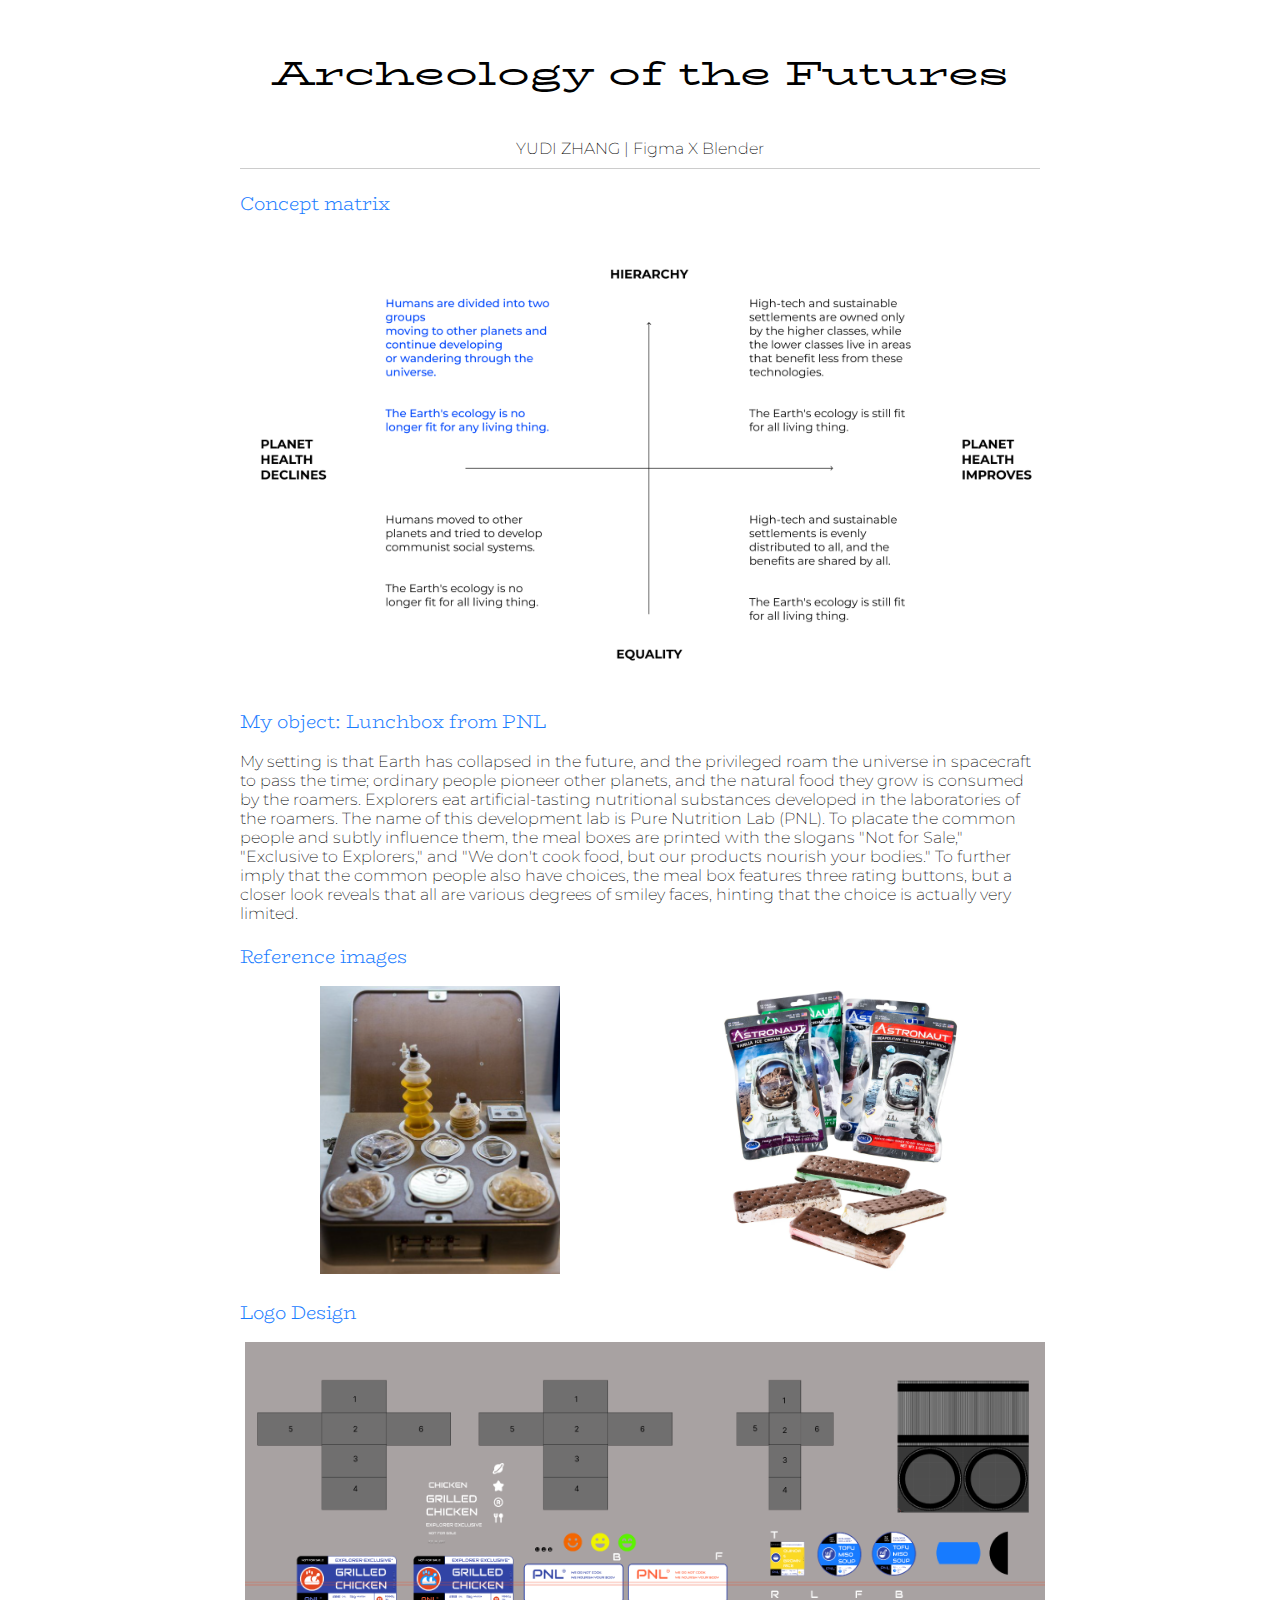
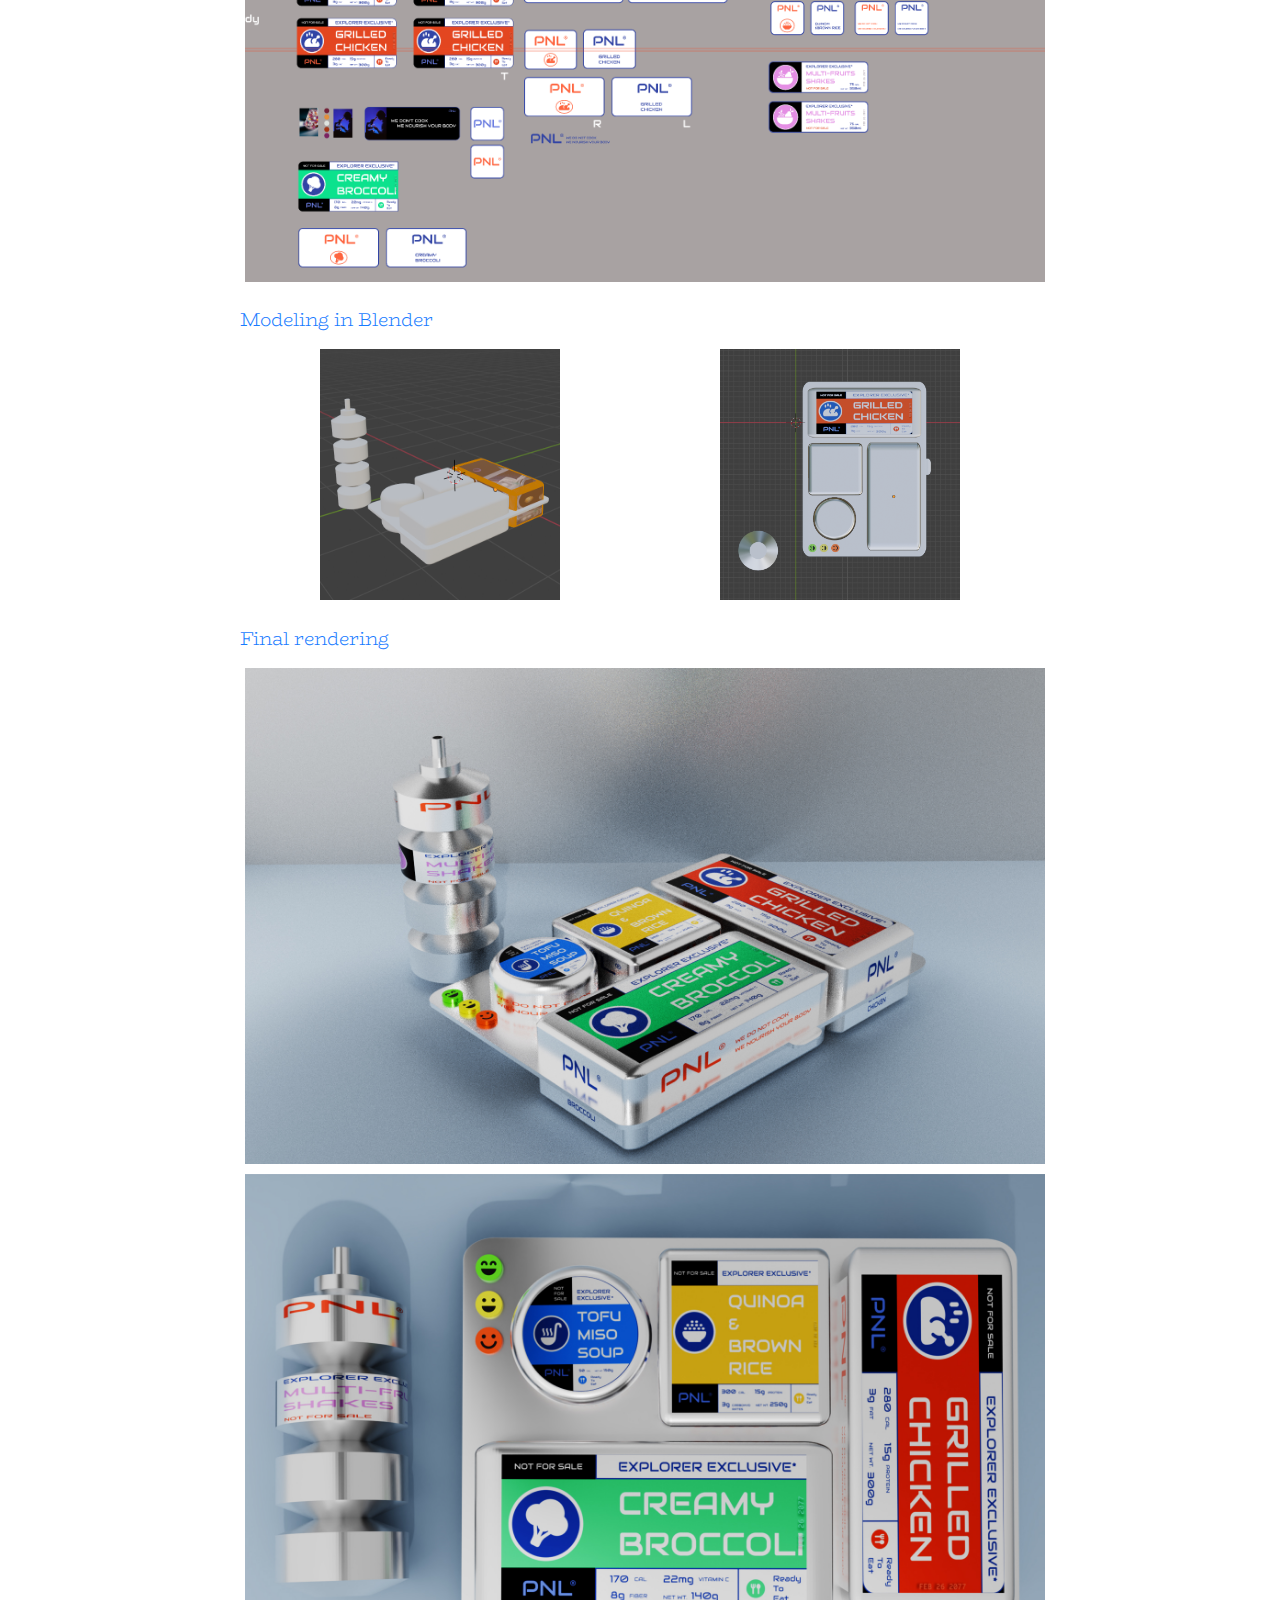
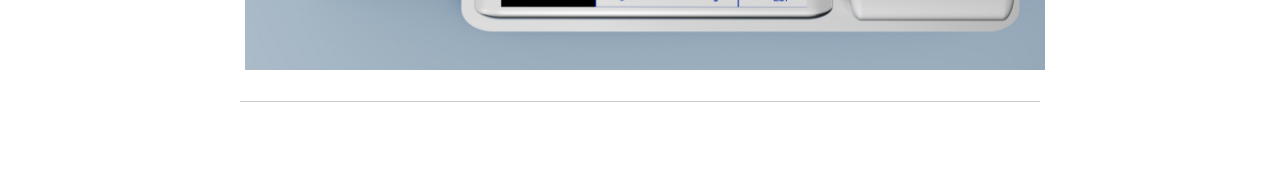
<file: P1 - Archeology of the Futures/index.html>
<!DOCTYPE html>
<html lang="en">
<head>
    <meta charset="UTF-8">
    <meta name="viewport" content="width=device-width, initial-scale=1.0">
    <title>P1: Archeology of the Futures</title>
    <link rel="preconnect" href="https://fonts.googleapis.com">
    <link rel="preconnect" href="https://fonts.gstatic.com" crossorigin>
    <link href="https://fonts.googleapis.com/css2?family=BioRhyme+Expanded:wght@300;400&display=swap" rel="stylesheet">
    <link rel="preconnect" href="https://fonts.googleapis.com">
    <link rel="preconnect" href="https://fonts.gstatic.com" crossorigin>
    <link href="https://fonts.googleapis.com/css2?family=BioRhyme+Expanded:wght@300;400&display=swap" rel="stylesheet">
    <link rel="preconnect" href="https://fonts.googleapis.com">
    <link rel="preconnect" href="https://fonts.gstatic.com" crossorigin>
    <link href="https://fonts.googleapis.com/css2?family=BioRhyme+Expanded&family=BioRhyme:wght@300&display=swap" rel="stylesheet">
    <link rel="preconnect" href="https://fonts.googleapis.com">
    <link rel="preconnect" href="https://fonts.gstatic.com" crossorigin>
    <link href="https://fonts.googleapis.com/css2?family=Montserrat:wght@200&display=swap" rel="stylesheet">
    <style>
        .container {
        max-width: 800px; /* 设置最大宽度 */
        margin: auto; /* 居中显示 */
        padding: 20px;
        }
        .video-container {
        display: flex;
        justify-content: center;
        width: 100%; /* 视频容器占满容器宽度 */
        max-width: 800px; /* 视频容器最大宽度与.container一致 */
        margin-top: 20px; /* 图片与视频之间的间隙 */
        }
        .video-container video {
        width: 100%; /* 视频宽度占满视频容器宽度 */
        height: auto; /* 高度自动调整以保持纵横比 */
        }
        .container {
            max-width: 800px; /* 设置最大宽度 */
            margin: auto; /* 居中显示 */
            padding: 20px;
        }
        .images-container, .video-container {
            display: flex;
            justify-content: center;
            flex-wrap: wrap;
        }
        .parameter-images {
            display: flex;
            justify-content: space-around;
            width: 100%;
        }
        .parameter-images img {
            width: 100%; /* Adjust to show all four images in one row */
            height: auto; /* Maintain aspect ratio */
            margin: 5px;
        }
        .m-images {
            display: flex;
            justify-content: space-around;
            width: 100%;
        }
        .m-images img {
            width: 30%; /* Adjust to show all four images in one row */
            height: auto; /* Maintain aspect ratio */
            margin: 5px;
        }
        body {
            background-color: white;
            color: black;
            font-family: 'Montserrat', sans-serif; /* Apply sans-serif font globally */
            font-weight: 200;
        }
        h1 {
            color: black;
            font-family: 'Biorhyme Expanded', serif; /* Biorhyme font for all headings */
            font-weight: 400; /* Font weight set to 400 */
            text-align: center; /* Center align the h1 text */
        }
        h1 + p {
            text-align: center; /* Center-align the paragraph directly following h1 */
            margin-top: 40px; /* Adds spacing above the paragraph */
            margin-bottom: 20px; /* Adds spacing below the paragraph */
        }
        h3{
            color: #187BFF;
            font-family: 'Biorhyme', serif; /* Biorhyme font for all headings */
            font-weight: 300; /* Font weight set to 300 */
        }
        h3 {
            margin-bottom: 10px;
        }
        p.designer {
            border-bottom: 1px solid #ccc; /* Adds a gray line below the paragraph */
            padding-bottom: 10px; /* Adds spacing between the text and the line */
        }
    </style>    
</head>
<body>
    <div class="container">
        <h1>Archeology of the Futures</h1>
        <p class="designer">YUDI ZHANG | Figma X Blender</p>
        <h3>Concept matrix</h3>
        <div class="parameter-images">
            <img src="matrix.jpg" alt="concept matrix">
        </div>
        <h3>My object: Lunchbox from PNL</h3>
        <p>My setting is that Earth has collapsed in the future, and the privileged roam the universe in spacecraft to pass the time; ordinary people pioneer other planets, and the natural food they grow is consumed by the roamers. Explorers eat artificial-tasting nutritional substances developed in the laboratories of the roamers.

            The name of this development lab is Pure Nutrition Lab (PNL). To placate the common people and subtly influence them, the meal boxes are printed with the slogans "Not for Sale," "Exclusive to Explorers," and "We don't cook food, but our products nourish your bodies."
            
            To further imply that the common people also have choices, the meal box features three rating buttons, but a closer look reveals that all are various degrees of smiley faces, hinting that the choice is actually very limited.</p>
        <h3>Reference images</h3>
        <div class="m-images">
            <img src="f1.png" alt="f1">
             <img src="f2.jpg" alt="f2">
        </div>
        <h3>Logo Design</h3>
        <div class="parameter-images">
            <img src="logo.png" alt="Logo design">
        </div>
        <h3>Modeling in Blender</h3>
        <div class="m-images">
            <img src="m2.png" alt="M1">
            <img src="m1.png" alt="M2">
        </div>
        <h3>Final rendering</h3>
        <div class="parameter-images">
            <img src="1.jpg" alt="B1">
        </div>
        <div class="parameter-images">
            <img src="2.jpg" alt="B2">
        </div>
        <p class="designer"></p>
    </div>
    <div class="container">

</body>
</html>
</file>
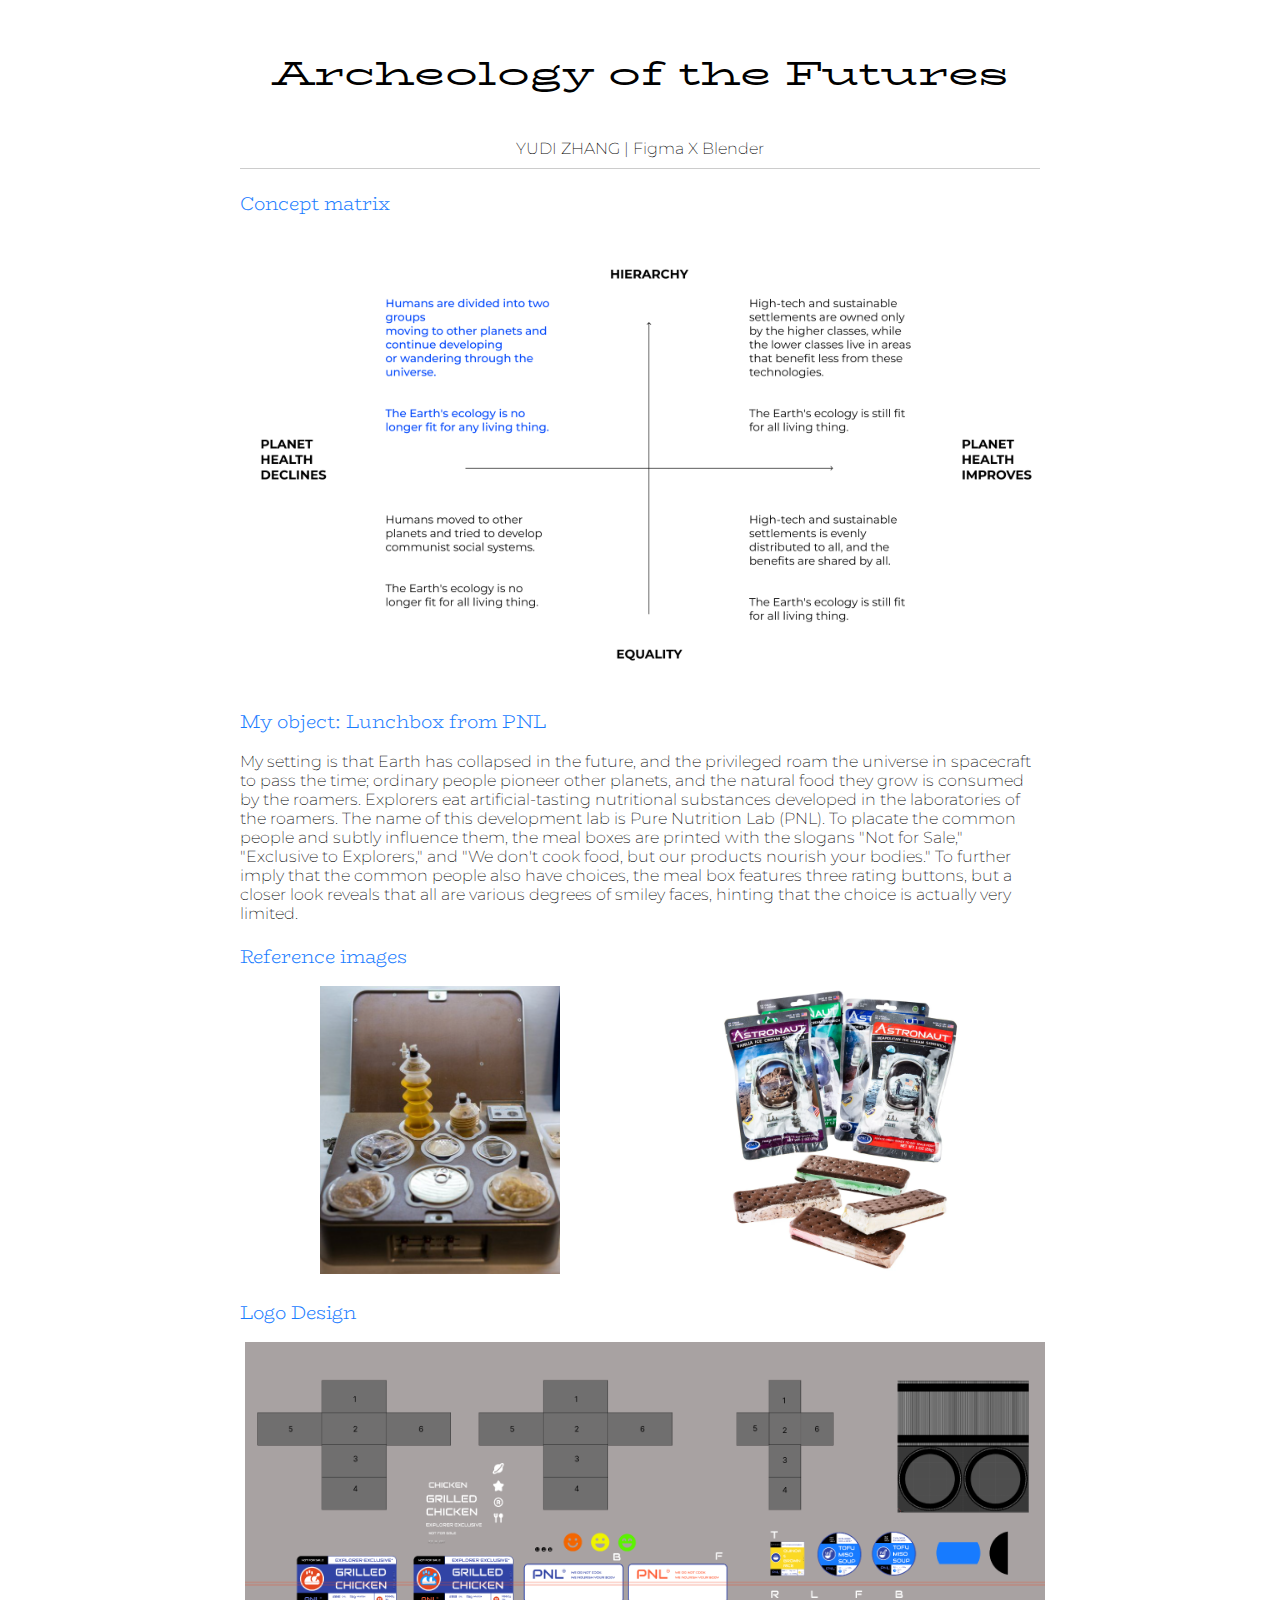
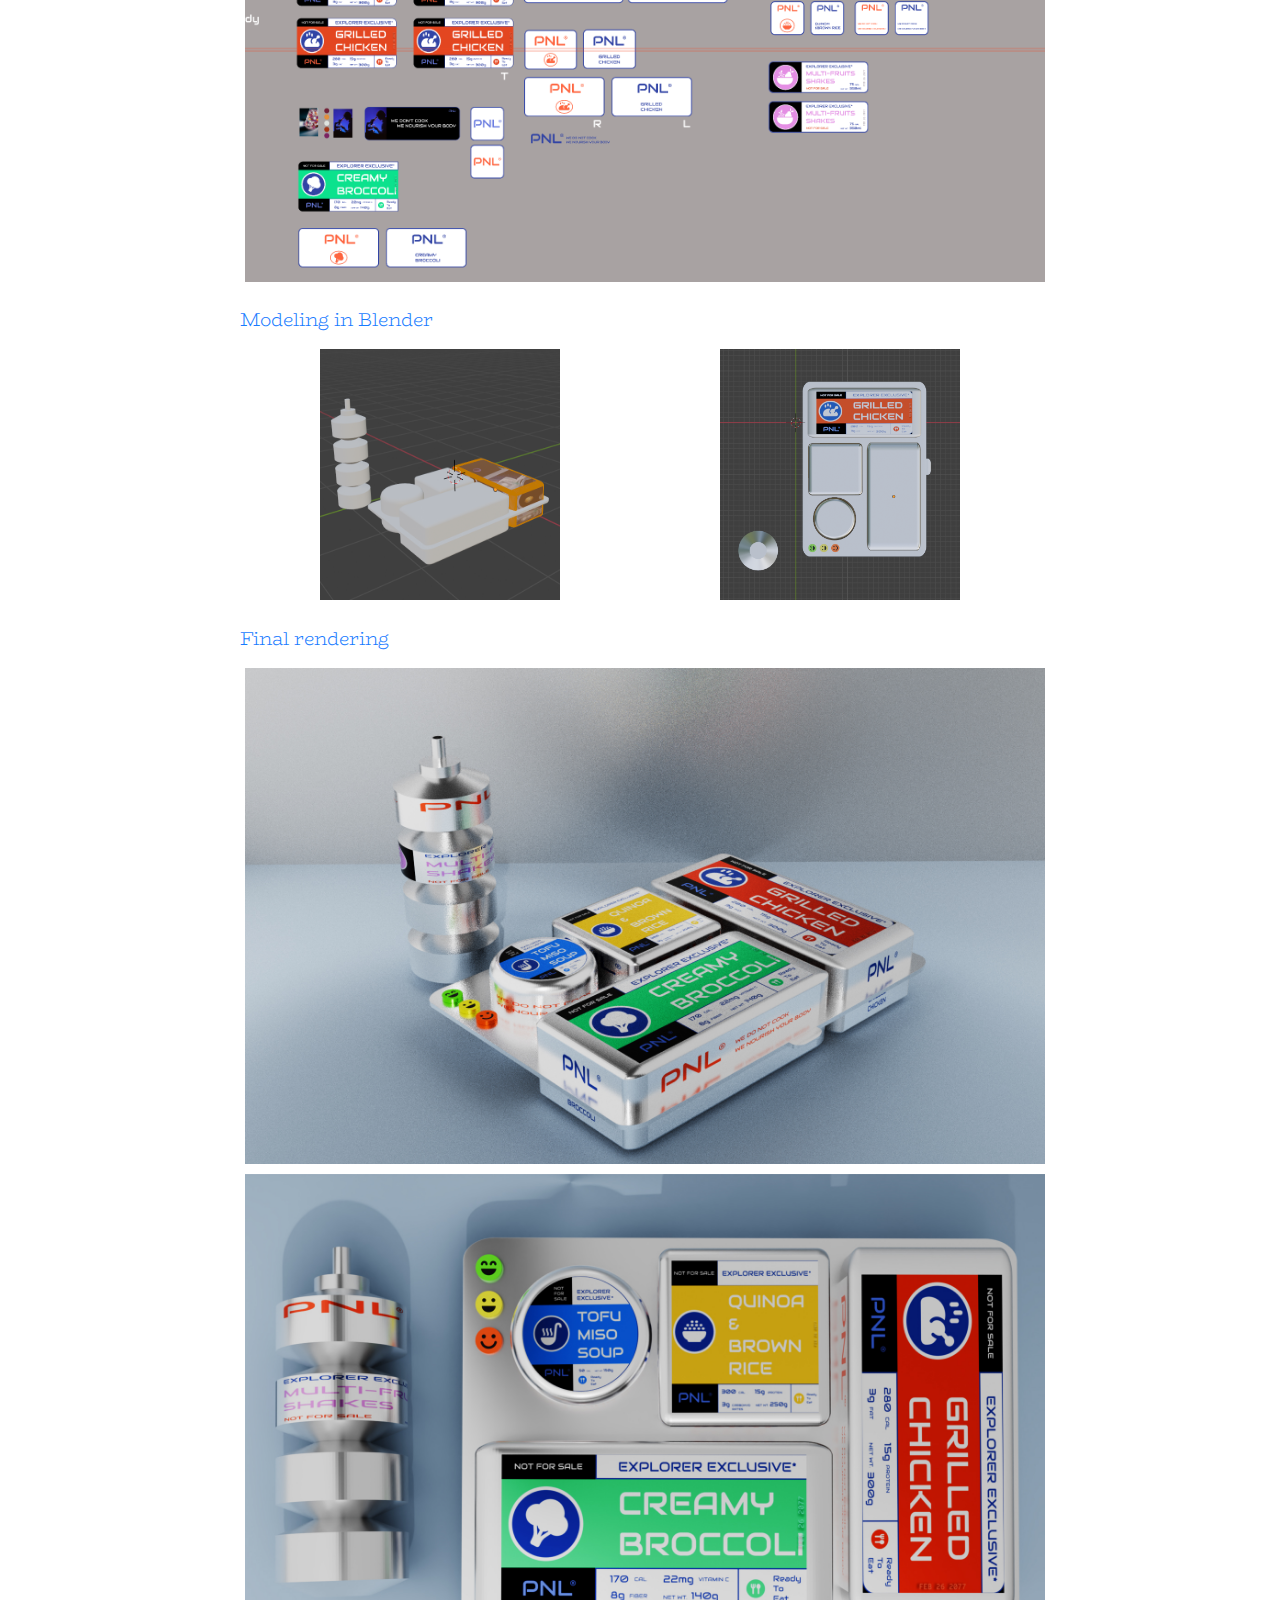
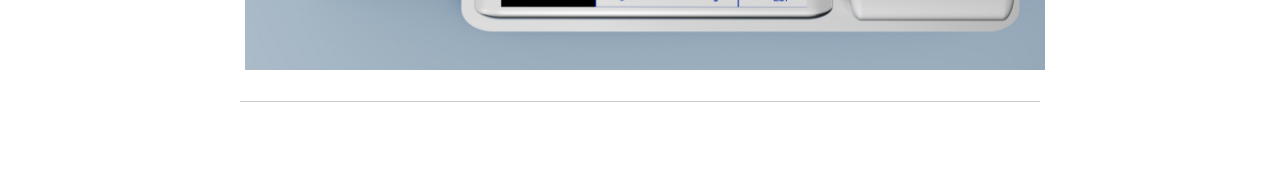
<file: P1/index.html>
<!DOCTYPE html>
<html lang="en">
<head>
    <meta charset="UTF-8">
    <meta name="viewport" content="width=device-width, initial-scale=1.0">
    <title>P1</title>
    <link rel="preconnect" href="https://fonts.googleapis.com">
    <link rel="preconnect" href="https://fonts.gstatic.com" crossorigin>
    <link href="https://fonts.googleapis.com/css2?family=BioRhyme+Expanded:wght@300;400&display=swap" rel="stylesheet">
    <link rel="preconnect" href="https://fonts.googleapis.com">
    <link rel="preconnect" href="https://fonts.gstatic.com" crossorigin>
    <link href="https://fonts.googleapis.com/css2?family=BioRhyme+Expanded:wght@300;400&display=swap" rel="stylesheet">
    <link rel="preconnect" href="https://fonts.googleapis.com">
    <link rel="preconnect" href="https://fonts.gstatic.com" crossorigin>
    <link href="https://fonts.googleapis.com/css2?family=BioRhyme+Expanded&family=BioRhyme:wght@300&display=swap" rel="stylesheet">
    <link rel="preconnect" href="https://fonts.googleapis.com">
    <link rel="preconnect" href="https://fonts.gstatic.com" crossorigin>
    <link href="https://fonts.googleapis.com/css2?family=Montserrat:wght@200&display=swap" rel="stylesheet">
    <style>
        .container {
        max-width: 800px; /* 设置最大宽度 */
        margin: auto; /* 居中显示 */
        padding: 20px;
        }
        .video-container {
        display: flex;
        justify-content: center;
        width: 100%; /* 视频容器占满容器宽度 */
        max-width: 800px; /* 视频容器最大宽度与.container一致 */
        margin-top: 20px; /* 图片与视频之间的间隙 */
        }
        .video-container video {
        width: 100%; /* 视频宽度占满视频容器宽度 */
        height: auto; /* 高度自动调整以保持纵横比 */
        }
        .container {
            max-width: 800px; /* 设置最大宽度 */
            margin: auto; /* 居中显示 */
            padding: 20px;
        }
        .images-container, .video-container {
            display: flex;
            justify-content: center;
            flex-wrap: wrap;
        }
        .parameter-images {
            display: flex;
            justify-content: space-around;
            width: 100%;
        }
        .parameter-images img {
            width: 100%; /* Adjust to show all four images in one row */
            height: auto; /* Maintain aspect ratio */
            margin: 5px;
        }
        .m-images {
            display: flex;
            justify-content: space-around;
            width: 100%;
        }
        .m-images img {
            width: 30%; /* Adjust to show all four images in one row */
            height: auto; /* Maintain aspect ratio */
            margin: 5px;
        }
        body {
            background-color: white;
            color: black;
            font-family: 'Montserrat', sans-serif; /* Apply sans-serif font globally */
            font-weight: 200;
        }
        h1 {
            color: black;
            font-family: 'Biorhyme Expanded', serif; /* Biorhyme font for all headings */
            font-weight: 400; /* Font weight set to 400 */
            text-align: center; /* Center align the h1 text */
        }
        h1 + p {
            text-align: center; /* Center-align the paragraph directly following h1 */
            margin-top: 40px; /* Adds spacing above the paragraph */
            margin-bottom: 20px; /* Adds spacing below the paragraph */
        }
        h3{
            color: #187BFF;
            font-family: 'Biorhyme', serif; /* Biorhyme font for all headings */
            font-weight: 300; /* Font weight set to 300 */
        }
        h3 {
            margin-bottom: 10px;
        }
        p.designer {
            border-bottom: 1px solid #ccc; /* Adds a gray line below the paragraph */
            padding-bottom: 10px; /* Adds spacing between the text and the line */
        }
    </style>    
</head>
<body>
    <div class="container">
        <h1>Archeology of the Futures</h1>
        <p class="designer">YUDI ZHANG | Figma X Blender</p>
        <h3>Concept matrix</h3>
        <div class="parameter-images">
            <img src="matrix.jpg" alt="concept matrix">
        </div>
        <h3>My object: Lunchbox from PNL</h3>
        <p>My setting is that Earth has collapsed in the future, and the privileged roam the universe in spacecraft to pass the time; ordinary people pioneer other planets, and the natural food they grow is consumed by the roamers. Explorers eat artificial-tasting nutritional substances developed in the laboratories of the roamers.

            The name of this development lab is Pure Nutrition Lab (PNL). To placate the common people and subtly influence them, the meal boxes are printed with the slogans "Not for Sale," "Exclusive to Explorers," and "We don't cook food, but our products nourish your bodies."
            
            To further imply that the common people also have choices, the meal box features three rating buttons, but a closer look reveals that all are various degrees of smiley faces, hinting that the choice is actually very limited.</p>
        <h3>Reference images</h3>
        <div class="m-images">
            <img src="f1.png" alt="f1">
             <img src="f2.jpg" alt="f2">
        </div>
        <h3>Logo Design</h3>
        <div class="parameter-images">
            <img src="logo.png" alt="Logo design">
        </div>
        <h3>Modeling in Blender</h3>
        <div class="m-images">
            <img src="m2.png" alt="M1">
            <img src="m1.png" alt="M2">
        </div>
        <h3>Final rendering</h3>
        <div class="parameter-images">
            <img src="1.jpg" alt="B1">
        </div>
        <div class="parameter-images">
            <img src="2.jpg" alt="B2">
        </div>
        <p class="designer"></p>
    </div>
    <div class="container">

</body>
</html>
</file>
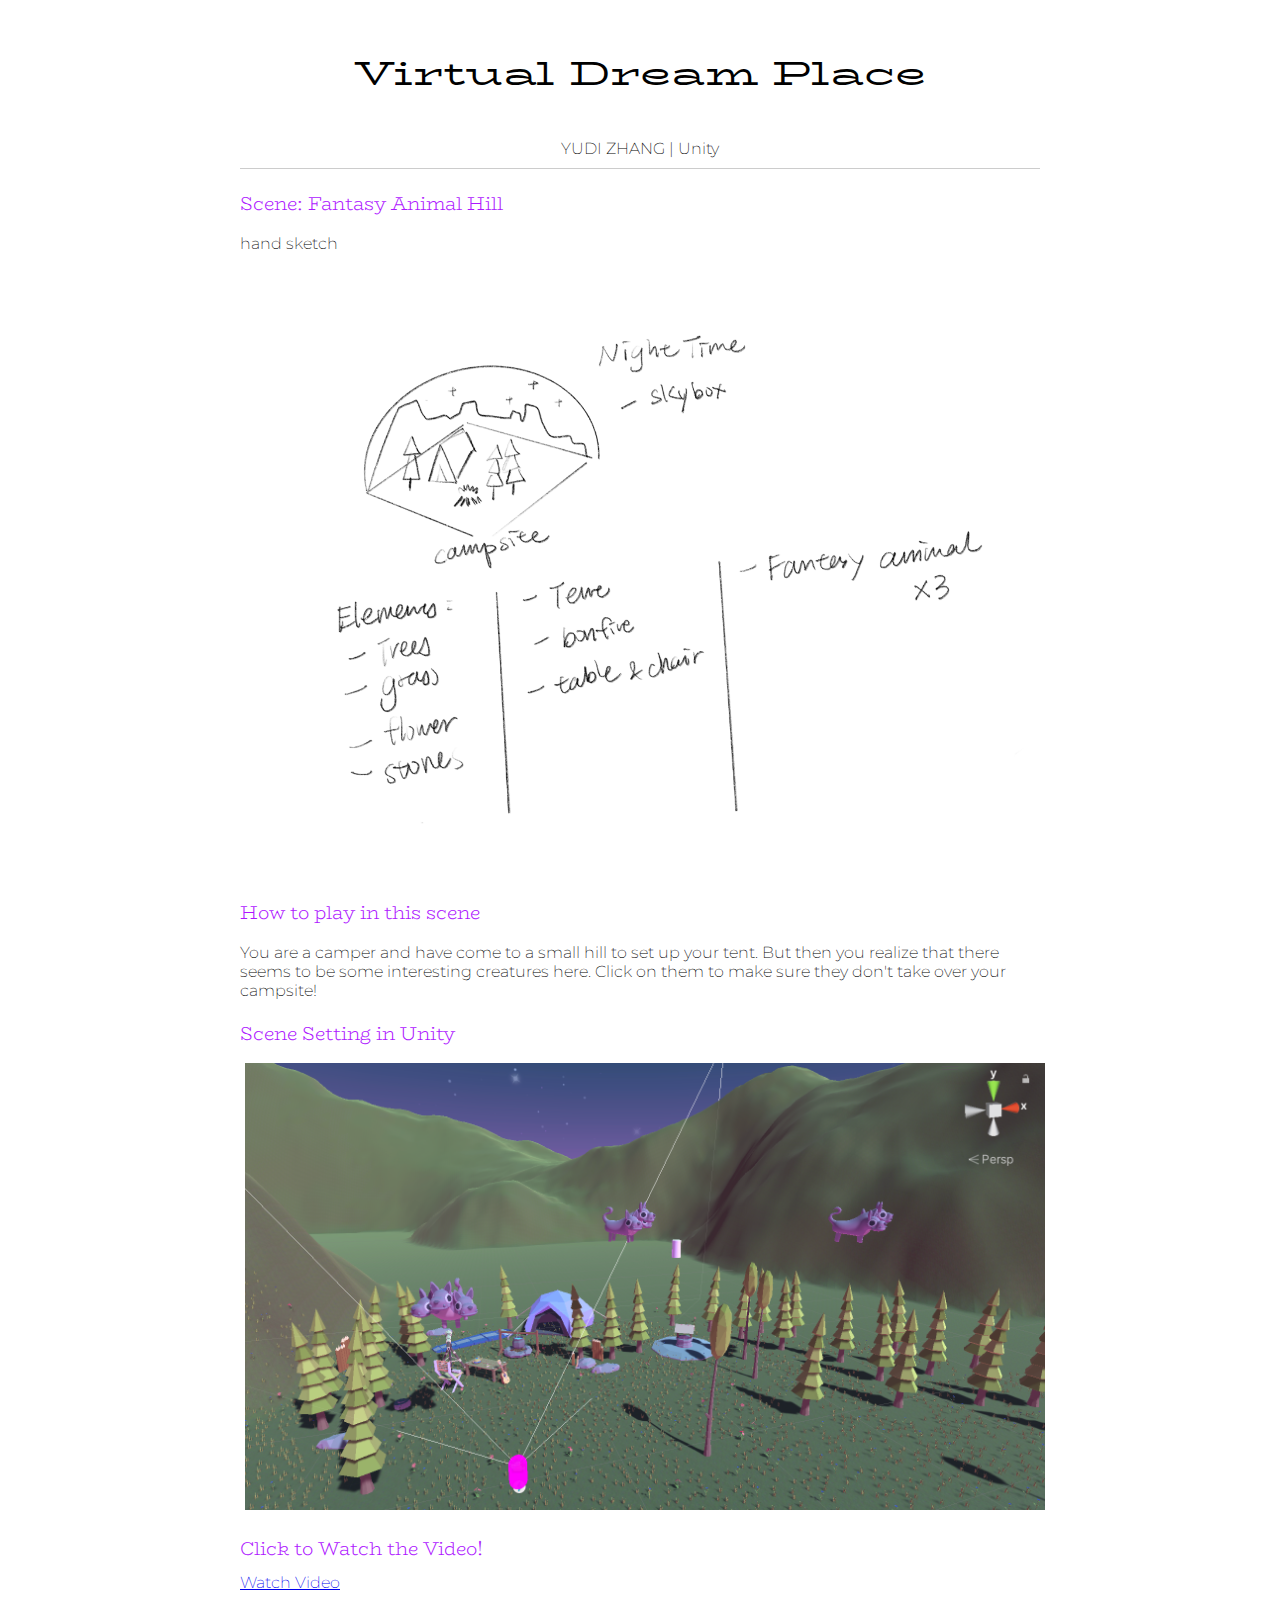
<file: P2 - Virtual Dream Space/index.html>
<!DOCTYPE html>
<html lang="en">
<head>
    <meta charset="UTF-8">
    <meta name="viewport" content="width=device-width, initial-scale=1.0">
    <title>P2: Virtual Dream Place</title>
    <link rel="preconnect" href="https://fonts.googleapis.com">
    <link rel="preconnect" href="https://fonts.gstatic.com" crossorigin>
    <link href="https://fonts.googleapis.com/css2?family=BioRhyme+Expanded:wght@300;400&display=swap" rel="stylesheet">
    <link rel="preconnect" href="https://fonts.googleapis.com">
    <link rel="preconnect" href="https://fonts.gstatic.com" crossorigin>
    <link href="https://fonts.googleapis.com/css2?family=BioRhyme+Expanded:wght@300;400&display=swap" rel="stylesheet">
    <link rel="preconnect" href="https://fonts.googleapis.com">
    <link rel="preconnect" href="https://fonts.gstatic.com" crossorigin>
    <link href="https://fonts.googleapis.com/css2?family=BioRhyme+Expanded&family=BioRhyme:wght@300&display=swap" rel="stylesheet">
    <link rel="preconnect" href="https://fonts.googleapis.com">
    <link rel="preconnect" href="https://fonts.gstatic.com" crossorigin>
    <link href="https://fonts.googleapis.com/css2?family=Montserrat:wght@200&display=swap" rel="stylesheet">
    <style>
        .container {
        max-width: 800px; /* 设置最大宽度 */
        margin: auto; /* 居中显示 */
        padding: 20px;
        }
        .video-container {
        display: flex;
        justify-content: center;
        width: 100%; /* 视频容器占满容器宽度 */
        max-width: 800px; /* 视频容器最大宽度与.container一致 */
        margin-top: 20px; /* 图片与视频之间的间隙 */
        }
        .video-container video {
        width: 100%; /* 视频宽度占满视频容器宽度 */
        height: auto; /* 高度自动调整以保持纵横比 */
        }
        .container {
            max-width: 800px; /* 设置最大宽度 */
            margin: auto; /* 居中显示 */
            padding: 20px;
        }
        .images-container, .video-container {
            display: flex;
            justify-content: center;
            flex-wrap: wrap;
        }
        .parameter-images {
            display: flex;
            justify-content: space-around;
            width: 100%;
        }
        .parameter-images img {
            width: 100%; /* Adjust to show all four images in one row */
            height: auto; /* Maintain aspect ratio */
            margin: 5px;
        }
        .m-images {
            display: flex;
            justify-content: space-around;
            width: 100%;
        }
        .m-images img {
            width: 30%; /* Adjust to show all four images in one row */
            height: auto; /* Maintain aspect ratio */
            margin: 5px;
        }
        body {
            background-color: white;
            color: black;
            font-family: 'Montserrat', sans-serif; /* Apply sans-serif font globally */
            font-weight: 200;
        }
        h1 {
            color: black;
            font-family: 'Biorhyme Expanded', serif; /* Biorhyme font for all headings */
            font-weight: 400; /* Font weight set to 400 */
            text-align: center; /* Center align the h1 text */
        }
        h1 + p {
            text-align: center; /* Center-align the paragraph directly following h1 */
            margin-top: 40px; /* Adds spacing above the paragraph */
            margin-bottom: 20px; /* Adds spacing below the paragraph */
        }
        h3{
            color: #ae16ff;
            font-family: 'Biorhyme', serif; /* Biorhyme font for all headings */
            font-weight: 300; /* Font weight set to 300 */
        }
        h3 {
            margin-bottom: 10px;
        }
        p.designer {
            border-bottom: 1px solid #ccc; /* Adds a gray line below the paragraph */
            padding-bottom: 10px; /* Adds spacing between the text and the line */
        }
    </style>    
</head>
<body>
    <div class="container">
        <h1>Virtual Dream Place</h1>
        <p class="designer">YUDI ZHANG | Unity</p>
        <h3>Scene: Fantasy Animal Hill</h3>
        <p>hand sketch</p>
        <div class="parameter-images">
            <img src="sketch.png" alt="sketch">
        </div>
        <h3>How to play in this scene</h3>
        <p>You are a camper and have come to a small hill to set up your tent. But then you realize that there seems to be some interesting creatures here. Click on them to make sure they don't take over your campsite!</p>
     
        <h3>Scene Setting in Unity</h3>
        <div class="parameter-images">
            <img src="g.png" alt="screenshot">
        </div>
        <h3>Click to Watch the Video!</h3>
            <a href="https://drive.google.com/file/d/1_064RHKD5BB9OeCIZ2gy-XZxGbpDxcq5/view?usp=sharing" target="_blank">Watch Video</a>
       
            <p class="designer"></p>    

</body>
</html>
</file>
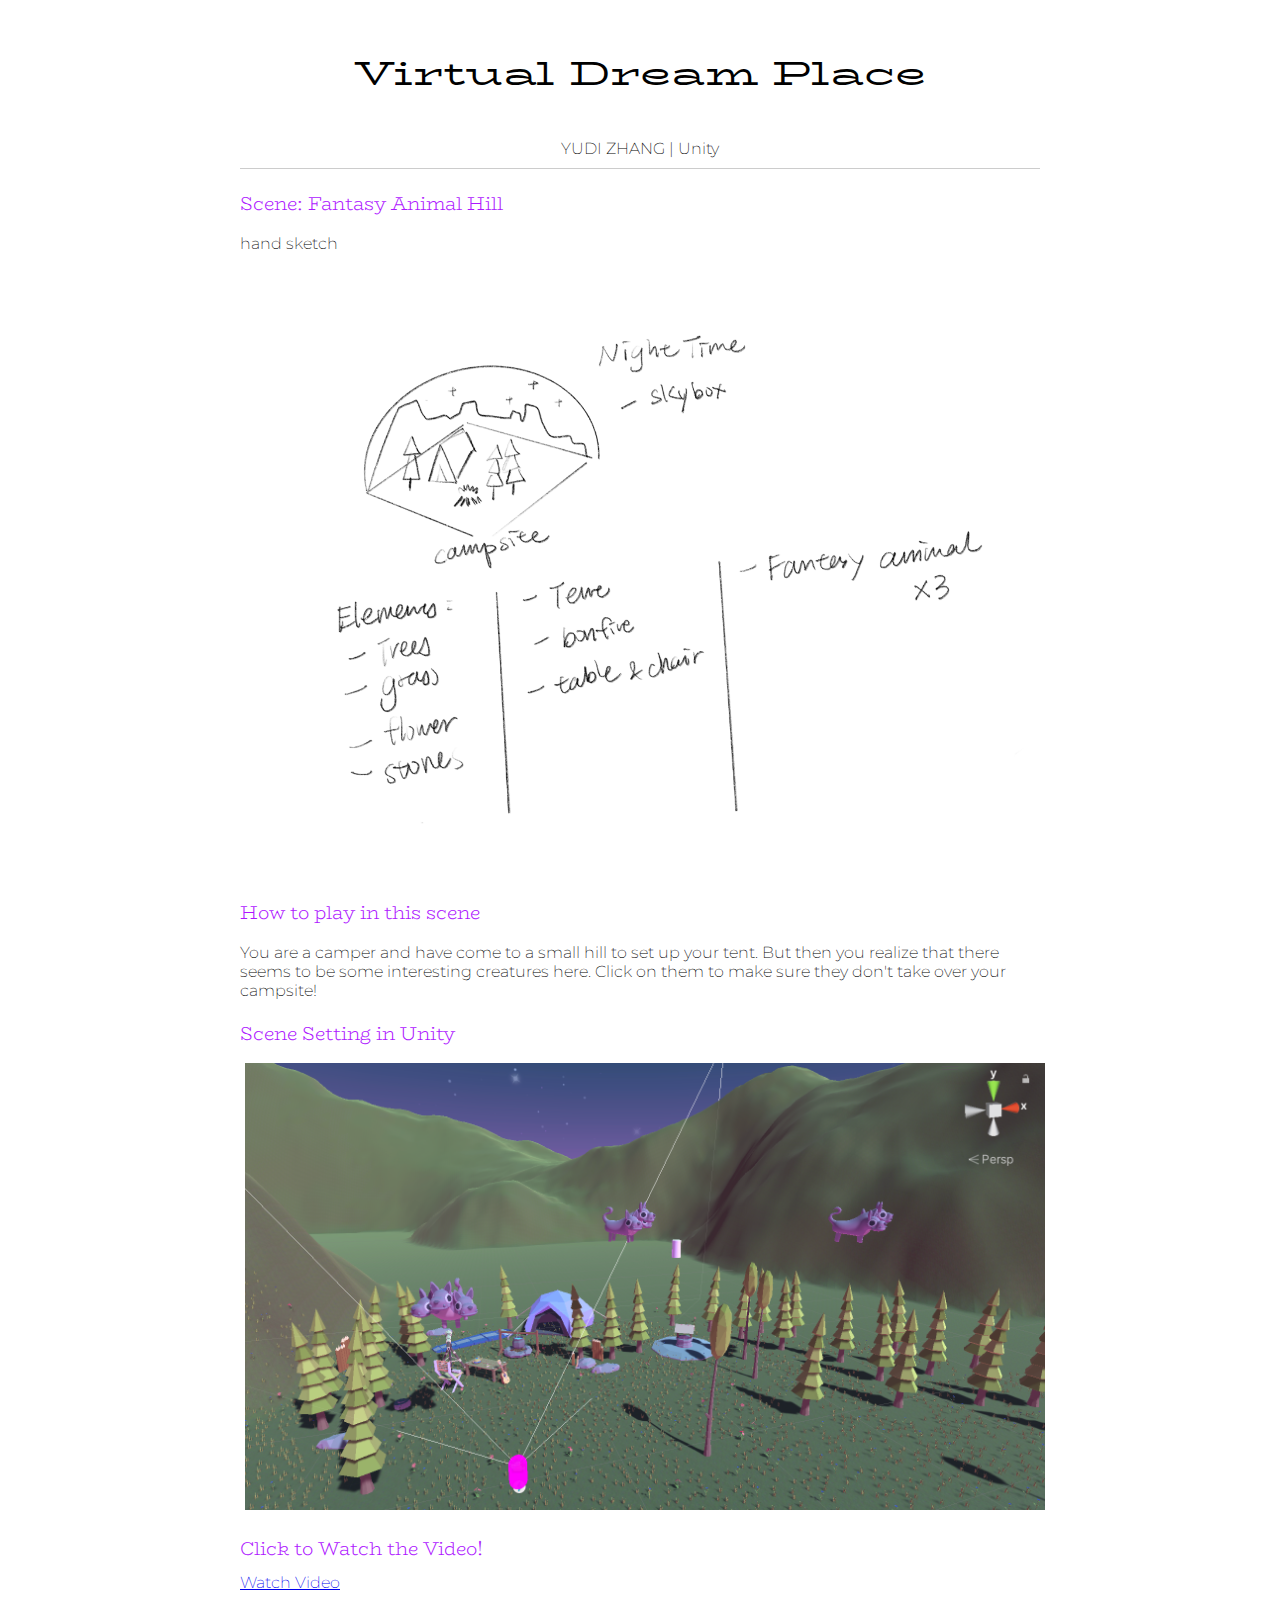
<file: P2/index.html>
<!DOCTYPE html>
<html lang="en">
<head>
    <meta charset="UTF-8">
    <meta name="viewport" content="width=device-width, initial-scale=1.0">
    <title>P2</title>
    <link rel="preconnect" href="https://fonts.googleapis.com">
    <link rel="preconnect" href="https://fonts.gstatic.com" crossorigin>
    <link href="https://fonts.googleapis.com/css2?family=BioRhyme+Expanded:wght@300;400&display=swap" rel="stylesheet">
    <link rel="preconnect" href="https://fonts.googleapis.com">
    <link rel="preconnect" href="https://fonts.gstatic.com" crossorigin>
    <link href="https://fonts.googleapis.com/css2?family=BioRhyme+Expanded:wght@300;400&display=swap" rel="stylesheet">
    <link rel="preconnect" href="https://fonts.googleapis.com">
    <link rel="preconnect" href="https://fonts.gstatic.com" crossorigin>
    <link href="https://fonts.googleapis.com/css2?family=BioRhyme+Expanded&family=BioRhyme:wght@300&display=swap" rel="stylesheet">
    <link rel="preconnect" href="https://fonts.googleapis.com">
    <link rel="preconnect" href="https://fonts.gstatic.com" crossorigin>
    <link href="https://fonts.googleapis.com/css2?family=Montserrat:wght@200&display=swap" rel="stylesheet">
    <style>
        .container {
        max-width: 800px; /* 设置最大宽度 */
        margin: auto; /* 居中显示 */
        padding: 20px;
        }
        .video-container {
        display: flex;
        justify-content: center;
        width: 100%; /* 视频容器占满容器宽度 */
        max-width: 800px; /* 视频容器最大宽度与.container一致 */
        margin-top: 20px; /* 图片与视频之间的间隙 */
        }
        .video-container video {
        width: 100%; /* 视频宽度占满视频容器宽度 */
        height: auto; /* 高度自动调整以保持纵横比 */
        }
        .container {
            max-width: 800px; /* 设置最大宽度 */
            margin: auto; /* 居中显示 */
            padding: 20px;
        }
        .images-container, .video-container {
            display: flex;
            justify-content: center;
            flex-wrap: wrap;
        }
        .parameter-images {
            display: flex;
            justify-content: space-around;
            width: 100%;
        }
        .parameter-images img {
            width: 100%; /* Adjust to show all four images in one row */
            height: auto; /* Maintain aspect ratio */
            margin: 5px;
        }
        .m-images {
            display: flex;
            justify-content: space-around;
            width: 100%;
        }
        .m-images img {
            width: 30%; /* Adjust to show all four images in one row */
            height: auto; /* Maintain aspect ratio */
            margin: 5px;
        }
        body {
            background-color: white;
            color: black;
            font-family: 'Montserrat', sans-serif; /* Apply sans-serif font globally */
            font-weight: 200;
        }
        h1 {
            color: black;
            font-family: 'Biorhyme Expanded', serif; /* Biorhyme font for all headings */
            font-weight: 400; /* Font weight set to 400 */
            text-align: center; /* Center align the h1 text */
        }
        h1 + p {
            text-align: center; /* Center-align the paragraph directly following h1 */
            margin-top: 40px; /* Adds spacing above the paragraph */
            margin-bottom: 20px; /* Adds spacing below the paragraph */
        }
        h3{
            color: #ae16ff;
            font-family: 'Biorhyme', serif; /* Biorhyme font for all headings */
            font-weight: 300; /* Font weight set to 300 */
        }
        h3 {
            margin-bottom: 10px;
        }
        p.designer {
            border-bottom: 1px solid #ccc; /* Adds a gray line below the paragraph */
            padding-bottom: 10px; /* Adds spacing between the text and the line */
        }
    </style>    
</head>
<body>
    <div class="container">
        <h1>Virtual Dream Place</h1>
        <p class="designer">YUDI ZHANG | Unity</p>
        <h3>Scene: Fantasy Animal Hill</h3>
        <p>hand sketch</p>
        <div class="parameter-images">
            <img src="sketch.png" alt="sketch">
        </div>
        <h3>How to play in this scene</h3>
        <p>You are a camper and have come to a small hill to set up your tent. But then you realize that there seems to be some interesting creatures here. Click on them to make sure they don't take over your campsite!</p>
     
        <h3>Scene Setting in Unity</h3>
        <div class="parameter-images">
            <img src="g.png" alt="screenshot">
        </div>
        <h3>Click to Watch the Video!</h3>
            <a href="https://drive.google.com/file/d/1_064RHKD5BB9OeCIZ2gy-XZxGbpDxcq5/view?usp=sharing" target="_blank">Watch Video</a>
       
            <p class="designer"></p>    

</body>
</html>
</file>
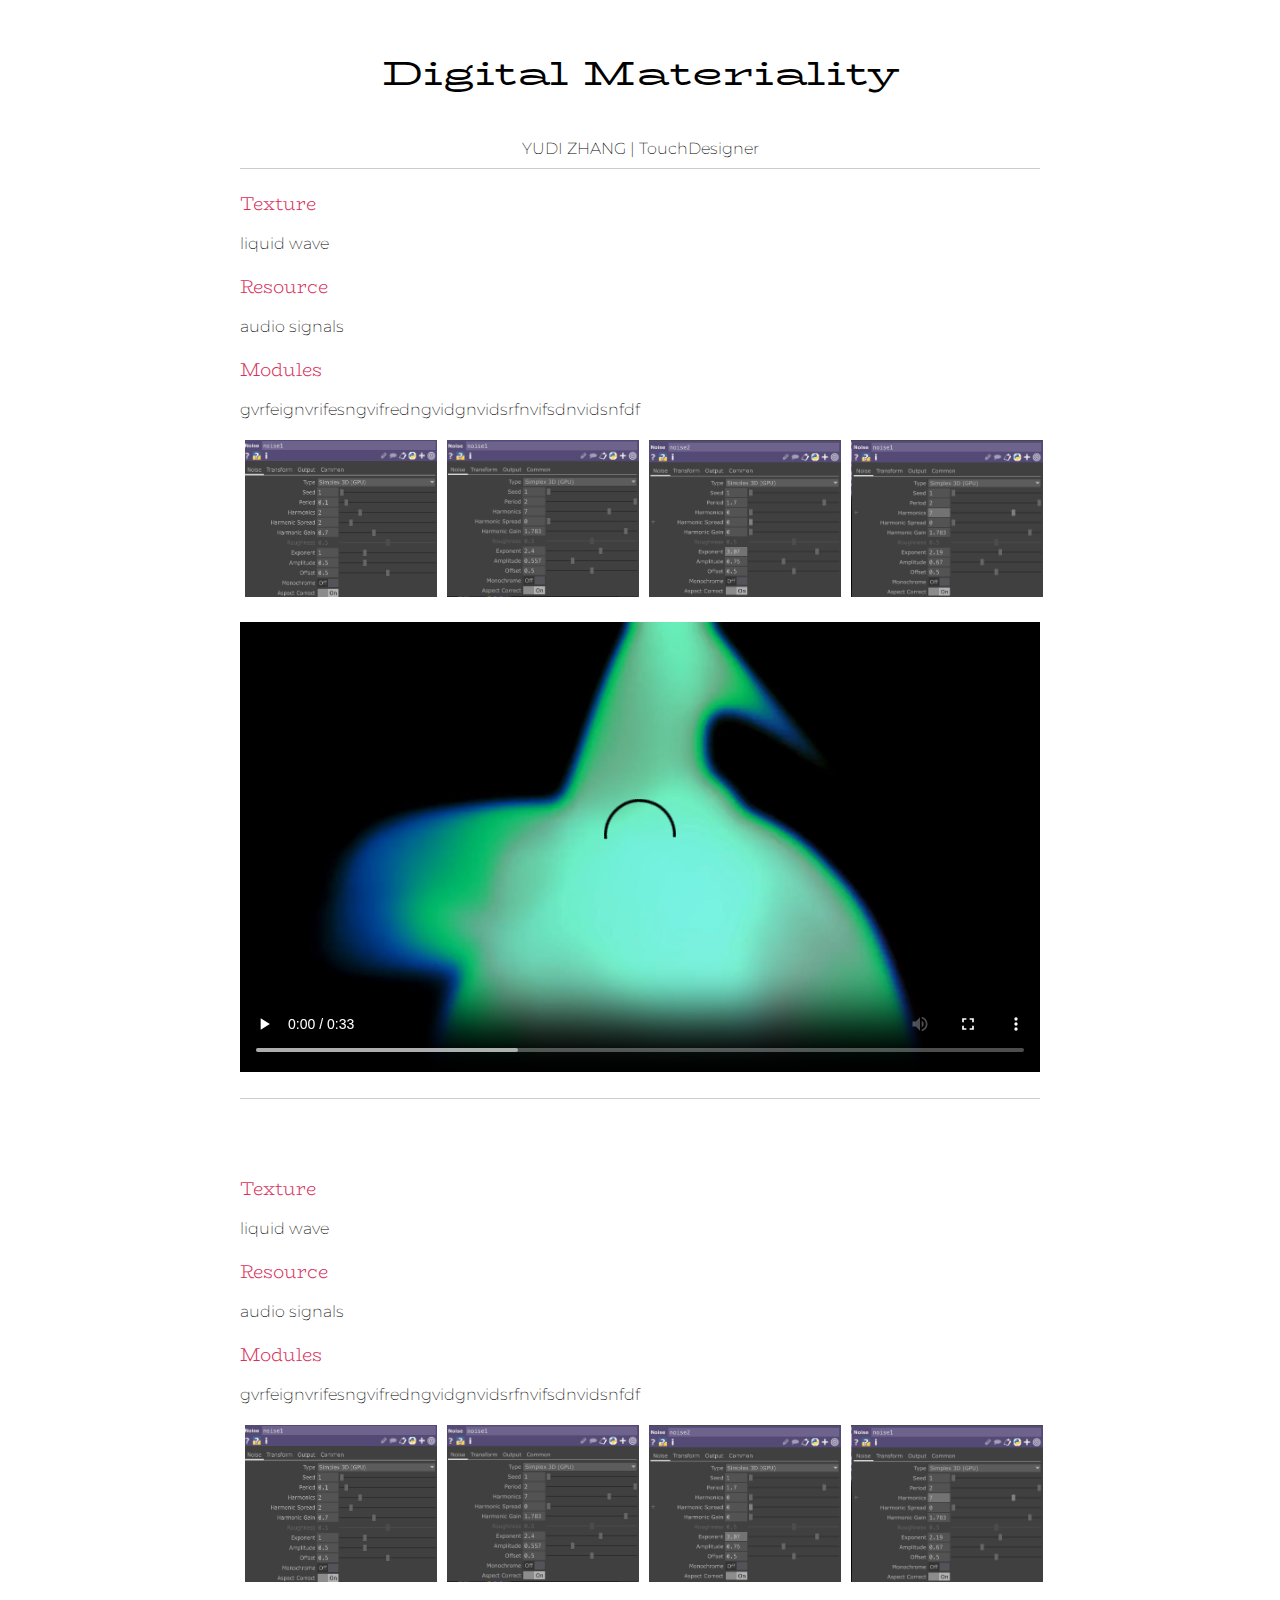
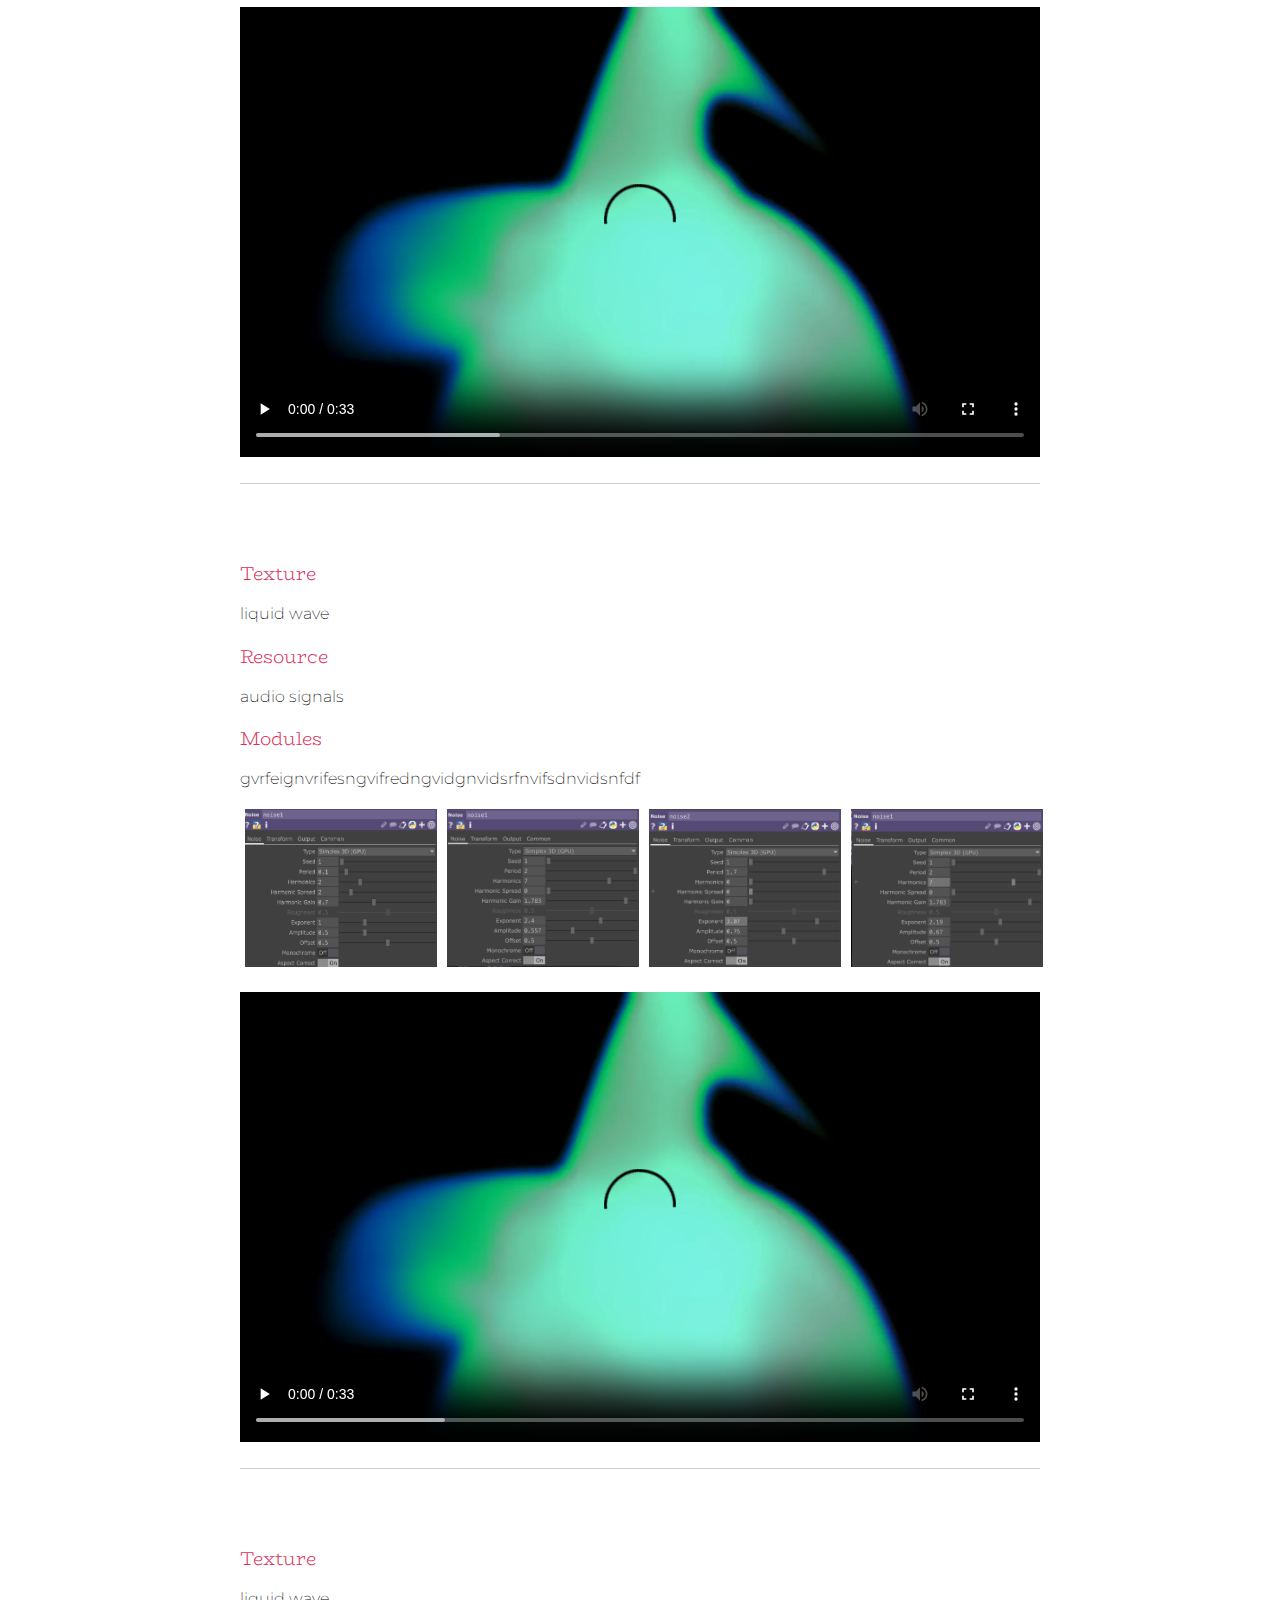
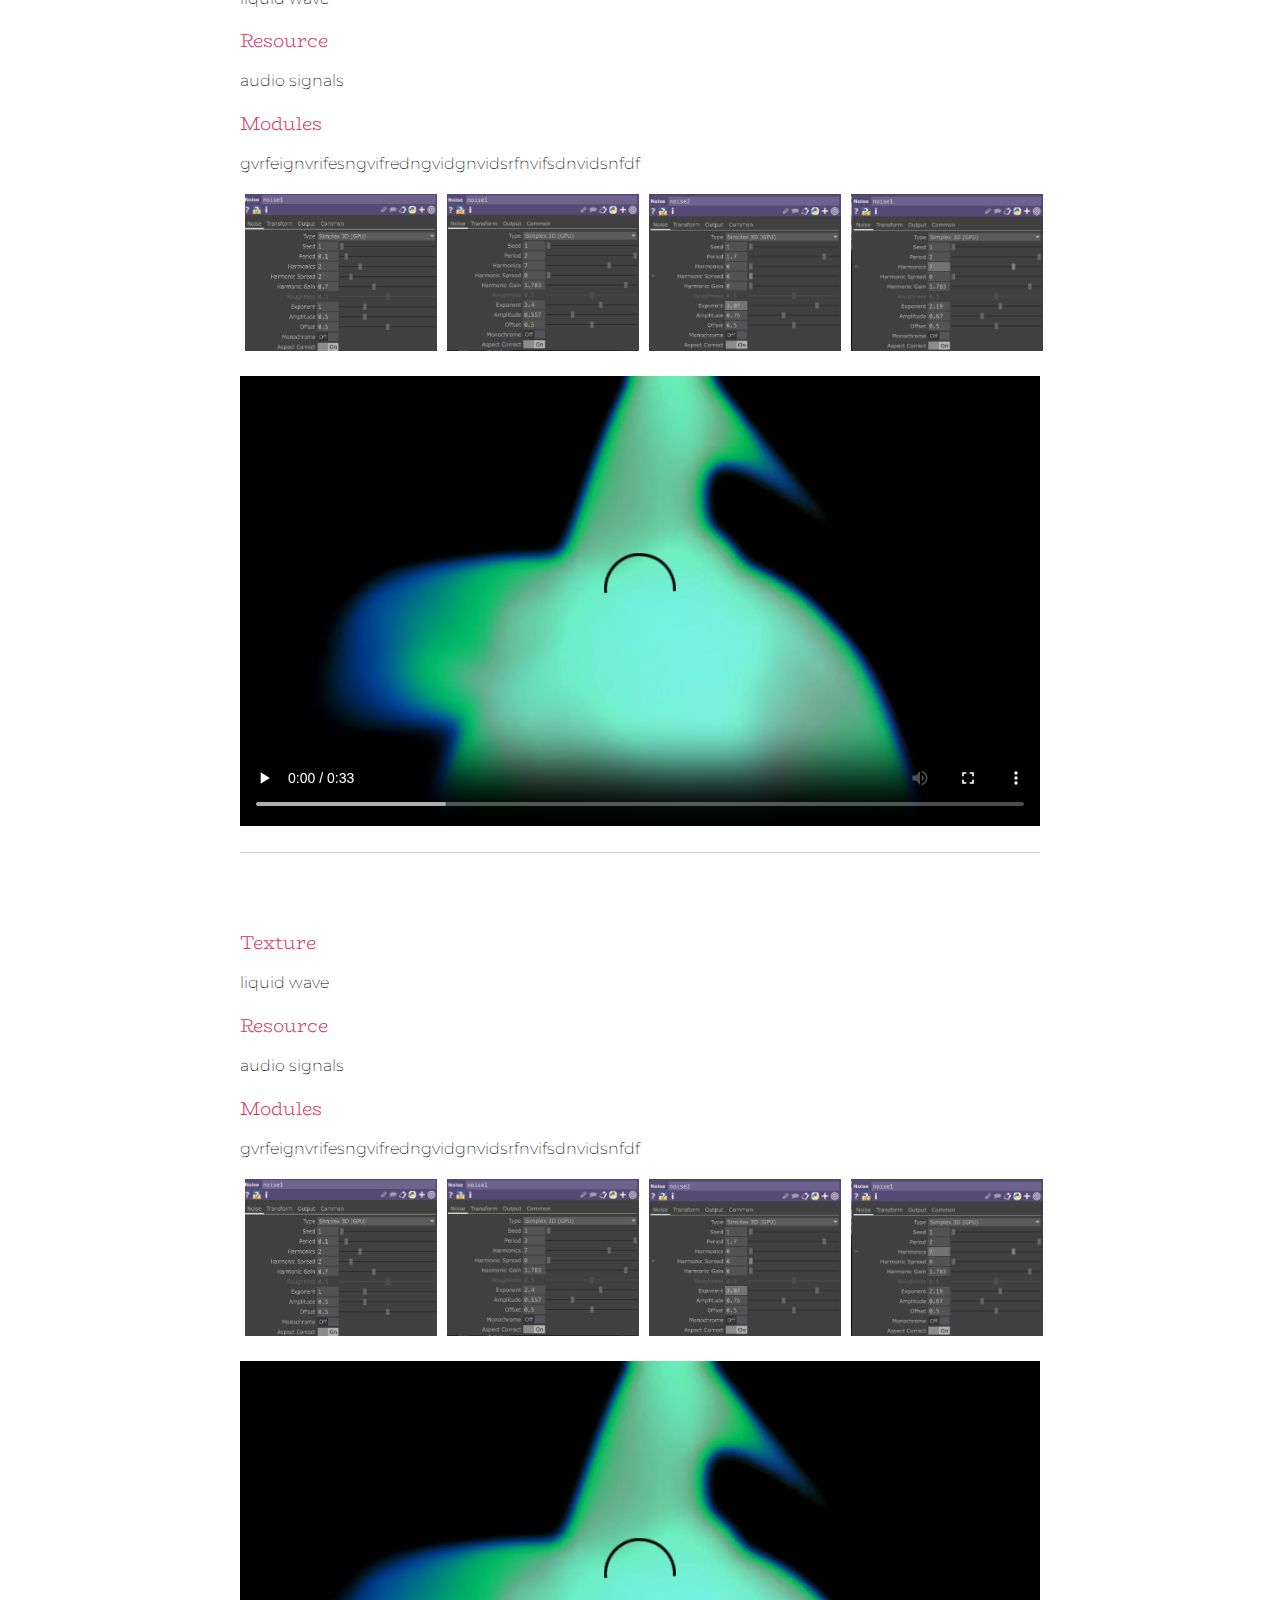
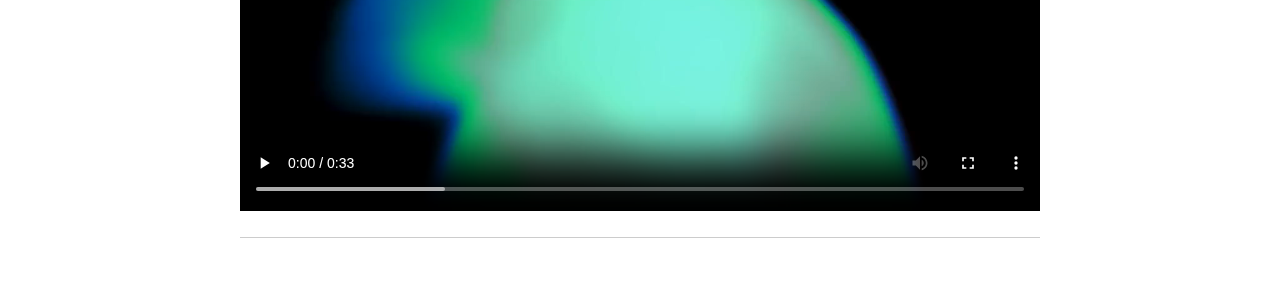
<file: P4 - Digital Materiality/index.html>
<!DOCTYPE html>
<html lang="en">
<head>
    <meta charset="UTF-8">
    <meta name="viewport" content="width=device-width, initial-scale=1.0">
    <title>P4: Digital Materiality</title>
    <link rel="preconnect" href="https://fonts.googleapis.com">
    <link rel="preconnect" href="https://fonts.gstatic.com" crossorigin>
    <link href="https://fonts.googleapis.com/css2?family=BioRhyme+Expanded:wght@300;400&display=swap" rel="stylesheet">
    <link rel="preconnect" href="https://fonts.googleapis.com">
    <link rel="preconnect" href="https://fonts.gstatic.com" crossorigin>
    <link href="https://fonts.googleapis.com/css2?family=BioRhyme+Expanded:wght@300;400&display=swap" rel="stylesheet">
    <link rel="preconnect" href="https://fonts.googleapis.com">
    <link rel="preconnect" href="https://fonts.gstatic.com" crossorigin>
    <link href="https://fonts.googleapis.com/css2?family=BioRhyme+Expanded&family=BioRhyme:wght@300&display=swap" rel="stylesheet">
    <link rel="preconnect" href="https://fonts.googleapis.com">
    <link rel="preconnect" href="https://fonts.gstatic.com" crossorigin>
    <link href="https://fonts.googleapis.com/css2?family=Montserrat:wght@200&display=swap" rel="stylesheet">
    <style>
        .container {
        max-width: 800px; /* 设置最大宽度 */
        margin: auto; /* 居中显示 */
        padding: 20px;
        }
        .video-container {
        display: flex;
        justify-content: center;
        width: 100%; /* 视频容器占满容器宽度 */
        max-width: 800px; /* 视频容器最大宽度与.container一致 */
        margin-top: 20px; /* 图片与视频之间的间隙 */
        }
        .video-container video {
        width: 100%; /* 视频宽度占满视频容器宽度 */
        height: auto; /* 高度自动调整以保持纵横比 */
        }
        .container {
            max-width: 800px; /* 设置最大宽度 */
            margin: auto; /* 居中显示 */
            padding: 20px;
        }
        .images-container, .video-container {
            display: flex;
            justify-content: center;
            flex-wrap: wrap;
        }
        .parameter-images {
            display: flex;
            justify-content: space-around;
            width: 100%;
        }
        .parameter-images img {
            width: 24%; /* Adjust to show all four images in one row */
            height: auto; /* Maintain aspect ratio */
            margin: 5px;
        }
        body {
            background-color: white;
            color: black;
            font-family: 'Montserrat', sans-serif; /* Apply sans-serif font globally */
            font-weight: 200;
        }
        h1 {
            color: black;
            font-family: 'Biorhyme Expanded', serif; /* Biorhyme font for all headings */
            font-weight: 400; /* Font weight set to 400 */
            text-align: center; /* Center align the h1 text */
        }
        h1 + p {
            text-align: center; /* Center-align the paragraph directly following h1 */
            margin-top: 40px; /* Adds spacing above the paragraph */
            margin-bottom: 20px; /* Adds spacing below the paragraph */
        }
        h3{
            color: #d8305c;
            font-family: 'Biorhyme', serif; /* Biorhyme font for all headings */
            font-weight: 300; /* Font weight set to 300 */
        }
        h3 {
            margin-bottom: 10px;
        }
        p.designer {
            border-bottom: 1px solid #ccc; /* Adds a gray line below the paragraph */
            padding-bottom: 10px; /* Adds spacing between the text and the line */
        }
    </style>    
</head>
<body>
    <div class="container">
        <h1>Digital Materiality</h1>
        <p class="designer">YUDI ZHANG | TouchDesigner</p>
        <h3>Texture</h3>
        <p>liquid wave</p>
        <h3>Resource</h3>
        <p>audio signals</p>
        <h3>Modules</h3>
        <p>gvrfeignvrifesngvifredngvidgnvidsrfnvifsdnvidsnfdf</p>
        <div class="parameter-images">
            <img src="p1.png" alt="Parameter documentation 1">
            <img src="p2.png" alt="Parameter documentation 2">
            <img src="p3.png" alt="Parameter documentation 3">
            <img src="p4.png" alt="Parameter documentation 4">
        </div>
        <div class="video-container">
            <video controls>
                <source src="Aurora 1.mp4" type="video/mp4">
            </video>
        </div>
        <p class="designer"></p>
    </div>
    <div class="container">
        <h3>Texture</h3>
        <p>liquid wave</p>
        <h3>Resource</h3>
        <p>audio signals</p>
        <h3>Modules</h3>
        <p>gvrfeignvrifesngvifredngvidgnvidsrfnvifsdnvidsnfdf</p>
        <div class="parameter-images">
            <img src="p1.png" alt="Parameter documentation 1">
            <img src="p2.png" alt="Parameter documentation 2">
            <img src="p3.png" alt="Parameter documentation 3">
            <img src="p4.png" alt="Parameter documentation 4">
        </div>
        <div class="video-container">
            <video controls>
                <source src="Aurora 1.mp4" type="video/mp4">
            </video>
        </div>
        <p class="designer"></p>
    </div>
    <div class="container">
        <h3>Texture</h3>
        <p>liquid wave</p>
        <h3>Resource</h3>
        <p>audio signals</p>
        <h3>Modules</h3>
        <p>gvrfeignvrifesngvifredngvidgnvidsrfnvifsdnvidsnfdf</p>
        <div class="parameter-images">
            <img src="p1.png" alt="Parameter documentation 1">
            <img src="p2.png" alt="Parameter documentation 2">
            <img src="p3.png" alt="Parameter documentation 3">
            <img src="p4.png" alt="Parameter documentation 4">
        </div>
        <div class="video-container">
            <video controls>
                <source src="Aurora 1.mp4" type="video/mp4">
            </video>
        </div>
        <p class="designer"></p>
    </div>
    <div class="container">
        <h3>Texture</h3>
        <p>liquid wave</p>
        <h3>Resource</h3>
        <p>audio signals</p>
        <h3>Modules</h3>
        <p>gvrfeignvrifesngvifredngvidgnvidsrfnvifsdnvidsnfdf</p>
        <div class="parameter-images">
            <img src="p1.png" alt="Parameter documentation 1">
            <img src="p2.png" alt="Parameter documentation 2">
            <img src="p3.png" alt="Parameter documentation 3">
            <img src="p4.png" alt="Parameter documentation 4">
        </div>
        <div class="video-container">
            <video controls>
                <source src="Aurora 1.mp4" type="video/mp4">
            </video>
        </div>
        <p class="designer"></p>
    </div>
    <div class="container">
        <h3>Texture</h3>
        <p>liquid wave</p>
        <h3>Resource</h3>
        <p>audio signals</p>
        <h3>Modules</h3>
        <p>gvrfeignvrifesngvifredngvidgnvidsrfnvifsdnvidsnfdf</p>
        <div class="parameter-images">
            <img src="p1.png" alt="Parameter documentation 1">
            <img src="p2.png" alt="Parameter documentation 2">
            <img src="p3.png" alt="Parameter documentation 3">
            <img src="p4.png" alt="Parameter documentation 4">
        </div>
        <div class="video-container">
            <video controls>
                <source src="Aurora 1.mp4" type="video/mp4">
            </video>
        </div>
        <p class="designer"></p>
    </div>
</body>
</html>
</file>
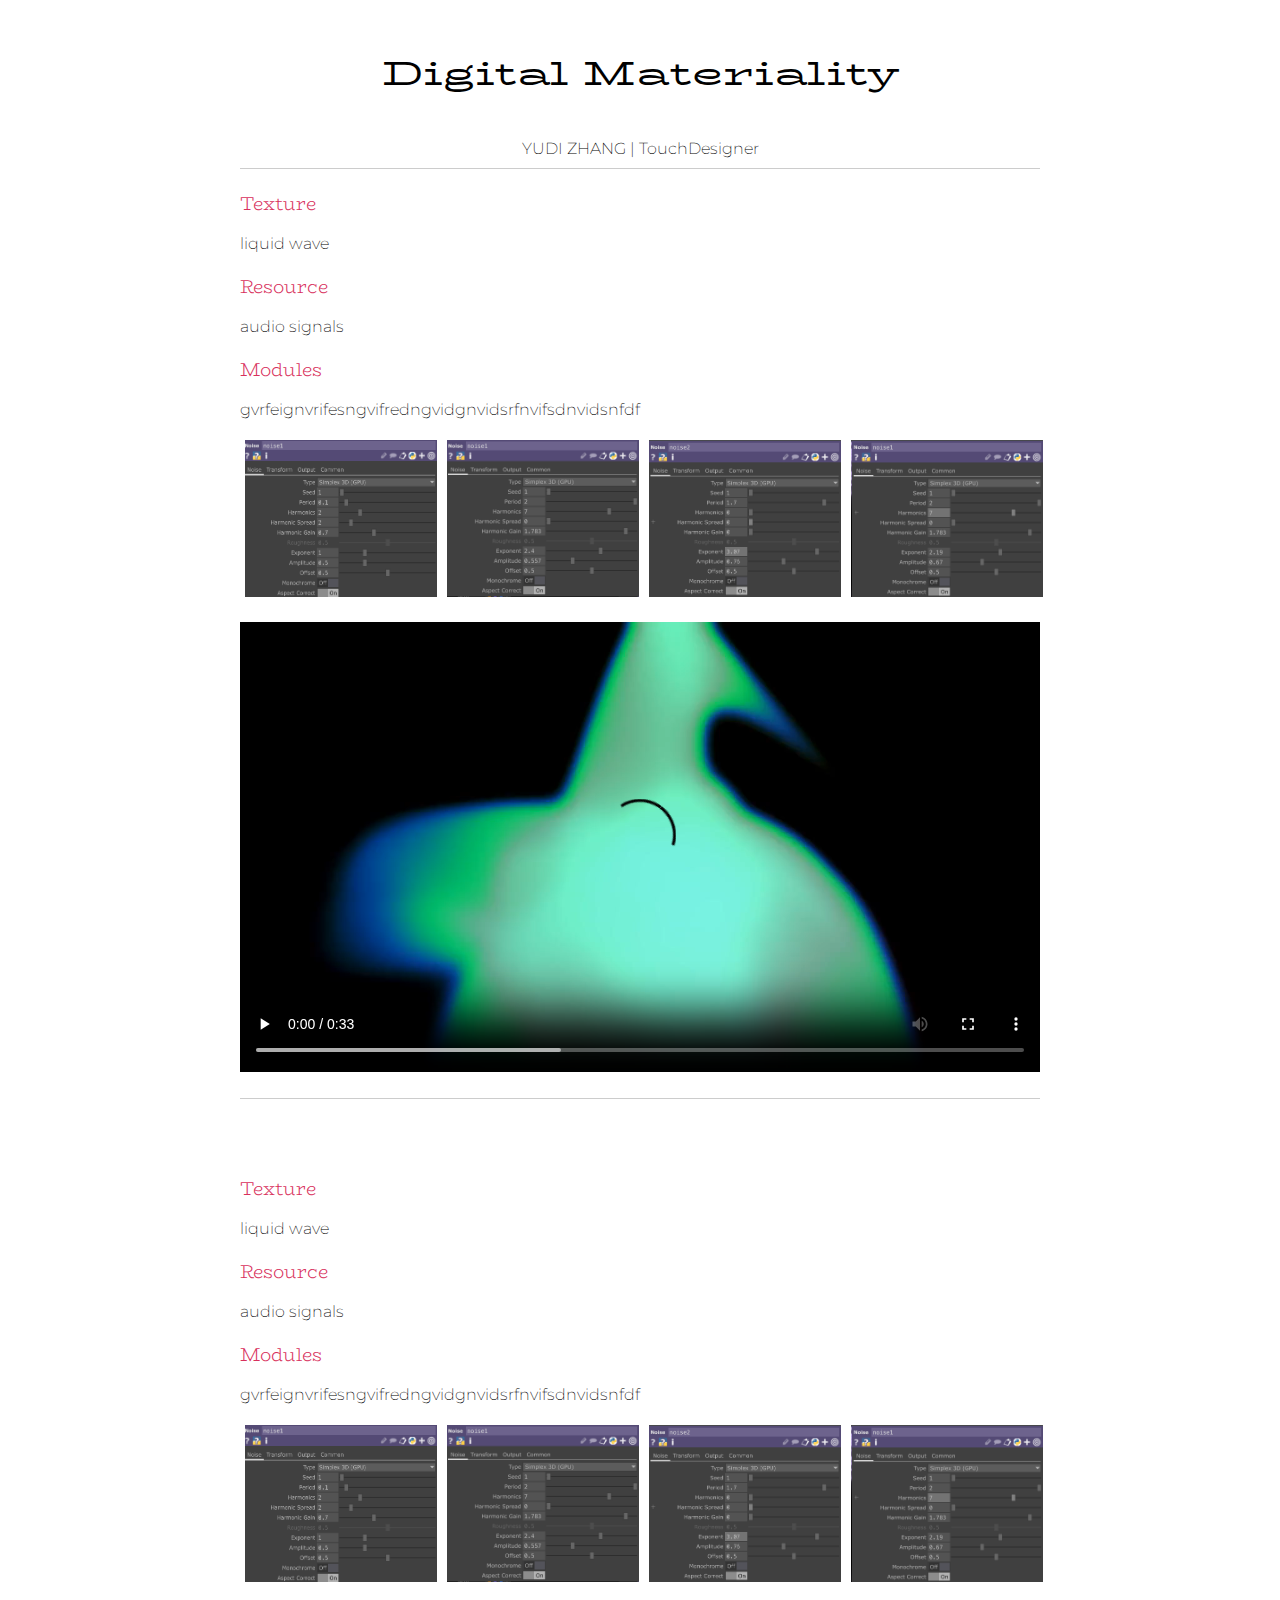
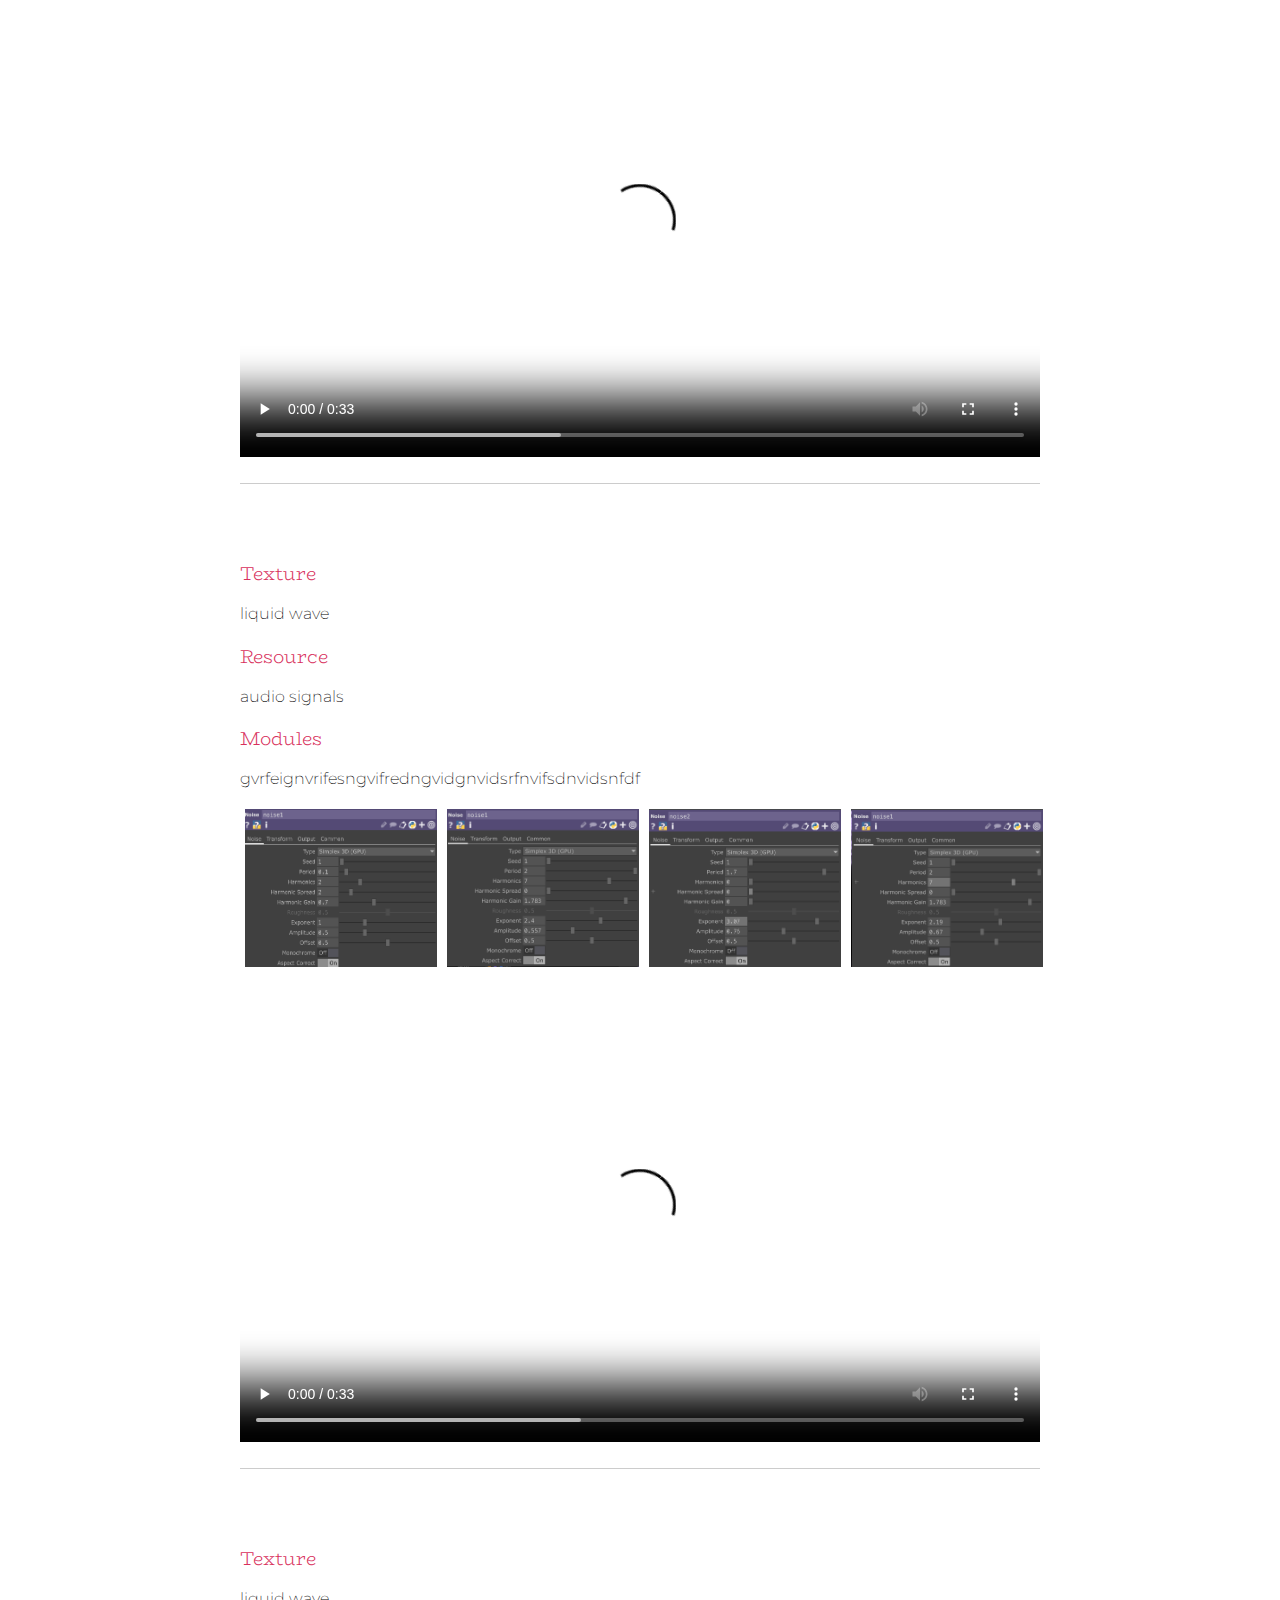
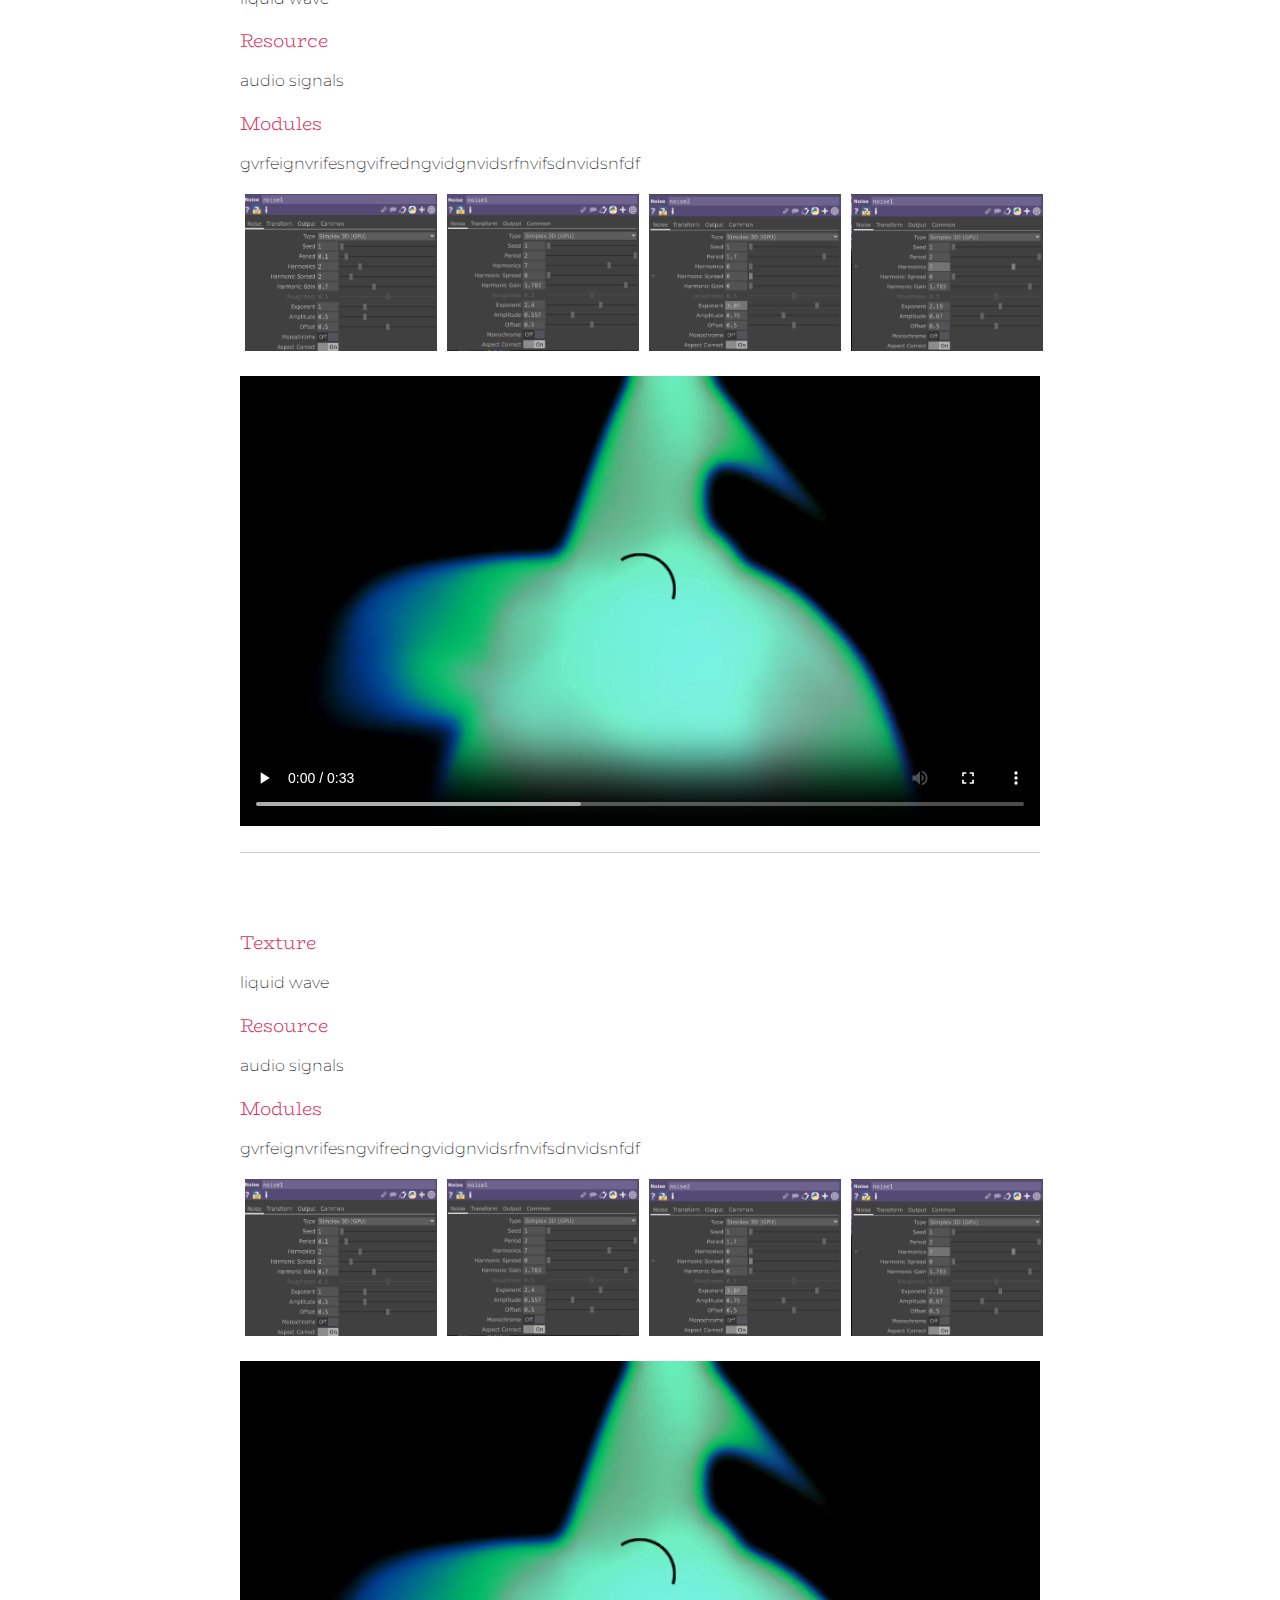
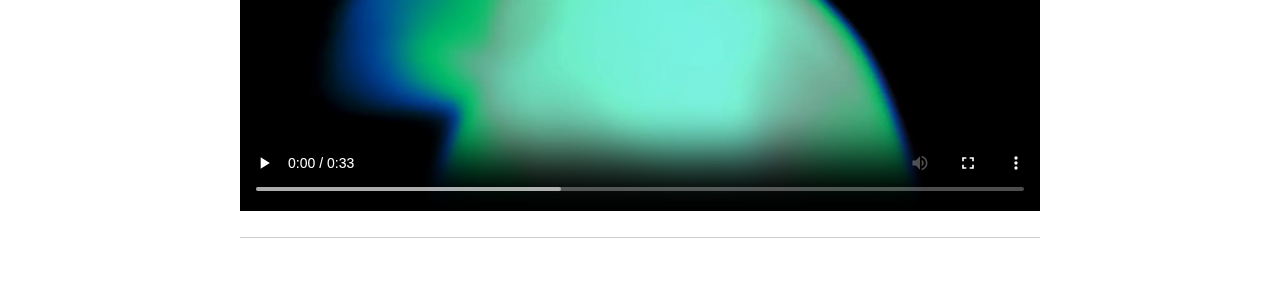
<file: P4/index.html>
<!DOCTYPE html>
<html lang="en">
<head>
    <meta charset="UTF-8">
    <meta name="viewport" content="width=device-width, initial-scale=1.0">
    <title>P4</title>
    <link rel="preconnect" href="https://fonts.googleapis.com">
    <link rel="preconnect" href="https://fonts.gstatic.com" crossorigin>
    <link href="https://fonts.googleapis.com/css2?family=BioRhyme+Expanded:wght@300;400&display=swap" rel="stylesheet">
    <link rel="preconnect" href="https://fonts.googleapis.com">
    <link rel="preconnect" href="https://fonts.gstatic.com" crossorigin>
    <link href="https://fonts.googleapis.com/css2?family=BioRhyme+Expanded:wght@300;400&display=swap" rel="stylesheet">
    <link rel="preconnect" href="https://fonts.googleapis.com">
    <link rel="preconnect" href="https://fonts.gstatic.com" crossorigin>
    <link href="https://fonts.googleapis.com/css2?family=BioRhyme+Expanded&family=BioRhyme:wght@300&display=swap" rel="stylesheet">
    <link rel="preconnect" href="https://fonts.googleapis.com">
    <link rel="preconnect" href="https://fonts.gstatic.com" crossorigin>
    <link href="https://fonts.googleapis.com/css2?family=Montserrat:wght@200&display=swap" rel="stylesheet">
    <style>
        .container {
        max-width: 800px; /* 设置最大宽度 */
        margin: auto; /* 居中显示 */
        padding: 20px;
        }
        .video-container {
        display: flex;
        justify-content: center;
        width: 100%; /* 视频容器占满容器宽度 */
        max-width: 800px; /* 视频容器最大宽度与.container一致 */
        margin-top: 20px; /* 图片与视频之间的间隙 */
        }
        .video-container video {
        width: 100%; /* 视频宽度占满视频容器宽度 */
        height: auto; /* 高度自动调整以保持纵横比 */
        }
        .container {
            max-width: 800px; /* 设置最大宽度 */
            margin: auto; /* 居中显示 */
            padding: 20px;
        }
        .images-container, .video-container {
            display: flex;
            justify-content: center;
            flex-wrap: wrap;
        }
        .parameter-images {
            display: flex;
            justify-content: space-around;
            width: 100%;
        }
        .parameter-images img {
            width: 24%; /* Adjust to show all four images in one row */
            height: auto; /* Maintain aspect ratio */
            margin: 5px;
        }
        body {
            background-color: white;
            color: black;
            font-family: 'Montserrat', sans-serif; /* Apply sans-serif font globally */
            font-weight: 200;
        }
        h1 {
            color: black;
            font-family: 'Biorhyme Expanded', serif; /* Biorhyme font for all headings */
            font-weight: 400; /* Font weight set to 400 */
            text-align: center; /* Center align the h1 text */
        }
        h1 + p {
            text-align: center; /* Center-align the paragraph directly following h1 */
            margin-top: 40px; /* Adds spacing above the paragraph */
            margin-bottom: 20px; /* Adds spacing below the paragraph */
        }
        h3{
            color: #d8305c;
            font-family: 'Biorhyme', serif; /* Biorhyme font for all headings */
            font-weight: 300; /* Font weight set to 300 */
        }
        h3 {
            margin-bottom: 10px;
        }
        p.designer {
            border-bottom: 1px solid #ccc; /* Adds a gray line below the paragraph */
            padding-bottom: 10px; /* Adds spacing between the text and the line */
        }
    </style>    
</head>
<body>
    <div class="container">
        <h1>Digital Materiality</h1>
        <p class="designer">YUDI ZHANG | TouchDesigner</p>
        <h3>Texture</h3>
        <p>liquid wave</p>
        <h3>Resource</h3>
        <p>audio signals</p>
        <h3>Modules</h3>
        <p>gvrfeignvrifesngvifredngvidgnvidsrfnvifsdnvidsnfdf</p>
        <div class="parameter-images">
            <img src="p1.png" alt="Parameter documentation 1">
            <img src="p2.png" alt="Parameter documentation 2">
            <img src="p3.png" alt="Parameter documentation 3">
            <img src="p4.png" alt="Parameter documentation 4">
        </div>
        <div class="video-container">
            <video controls>
                <source src="Aurora 1.mp4" type="video/mp4">
            </video>
        </div>
        <p class="designer"></p>
    </div>
    <div class="container">
        <h3>Texture</h3>
        <p>liquid wave</p>
        <h3>Resource</h3>
        <p>audio signals</p>
        <h3>Modules</h3>
        <p>gvrfeignvrifesngvifredngvidgnvidsrfnvifsdnvidsnfdf</p>
        <div class="parameter-images">
            <img src="p1.png" alt="Parameter documentation 1">
            <img src="p2.png" alt="Parameter documentation 2">
            <img src="p3.png" alt="Parameter documentation 3">
            <img src="p4.png" alt="Parameter documentation 4">
        </div>
        <div class="video-container">
            <video controls>
                <source src="Aurora 1.mp4" type="video/mp4">
            </video>
        </div>
        <p class="designer"></p>
    </div>
    <div class="container">
        <h3>Texture</h3>
        <p>liquid wave</p>
        <h3>Resource</h3>
        <p>audio signals</p>
        <h3>Modules</h3>
        <p>gvrfeignvrifesngvifredngvidgnvidsrfnvifsdnvidsnfdf</p>
        <div class="parameter-images">
            <img src="p1.png" alt="Parameter documentation 1">
            <img src="p2.png" alt="Parameter documentation 2">
            <img src="p3.png" alt="Parameter documentation 3">
            <img src="p4.png" alt="Parameter documentation 4">
        </div>
        <div class="video-container">
            <video controls>
                <source src="Aurora 1.mp4" type="video/mp4">
            </video>
        </div>
        <p class="designer"></p>
    </div>
    <div class="container">
        <h3>Texture</h3>
        <p>liquid wave</p>
        <h3>Resource</h3>
        <p>audio signals</p>
        <h3>Modules</h3>
        <p>gvrfeignvrifesngvifredngvidgnvidsrfnvifsdnvidsnfdf</p>
        <div class="parameter-images">
            <img src="p1.png" alt="Parameter documentation 1">
            <img src="p2.png" alt="Parameter documentation 2">
            <img src="p3.png" alt="Parameter documentation 3">
            <img src="p4.png" alt="Parameter documentation 4">
        </div>
        <div class="video-container">
            <video controls>
                <source src="Aurora 1.mp4" type="video/mp4">
            </video>
        </div>
        <p class="designer"></p>
    </div>
    <div class="container">
        <h3>Texture</h3>
        <p>liquid wave</p>
        <h3>Resource</h3>
        <p>audio signals</p>
        <h3>Modules</h3>
        <p>gvrfeignvrifesngvifredngvidgnvidsrfnvifsdnvidsnfdf</p>
        <div class="parameter-images">
            <img src="p1.png" alt="Parameter documentation 1">
            <img src="p2.png" alt="Parameter documentation 2">
            <img src="p3.png" alt="Parameter documentation 3">
            <img src="p4.png" alt="Parameter documentation 4">
        </div>
        <div class="video-container">
            <video controls>
                <source src="Aurora 1.mp4" type="video/mp4">
            </video>
        </div>
        <p class="designer"></p>
    </div>
</body>
</html>
</file>
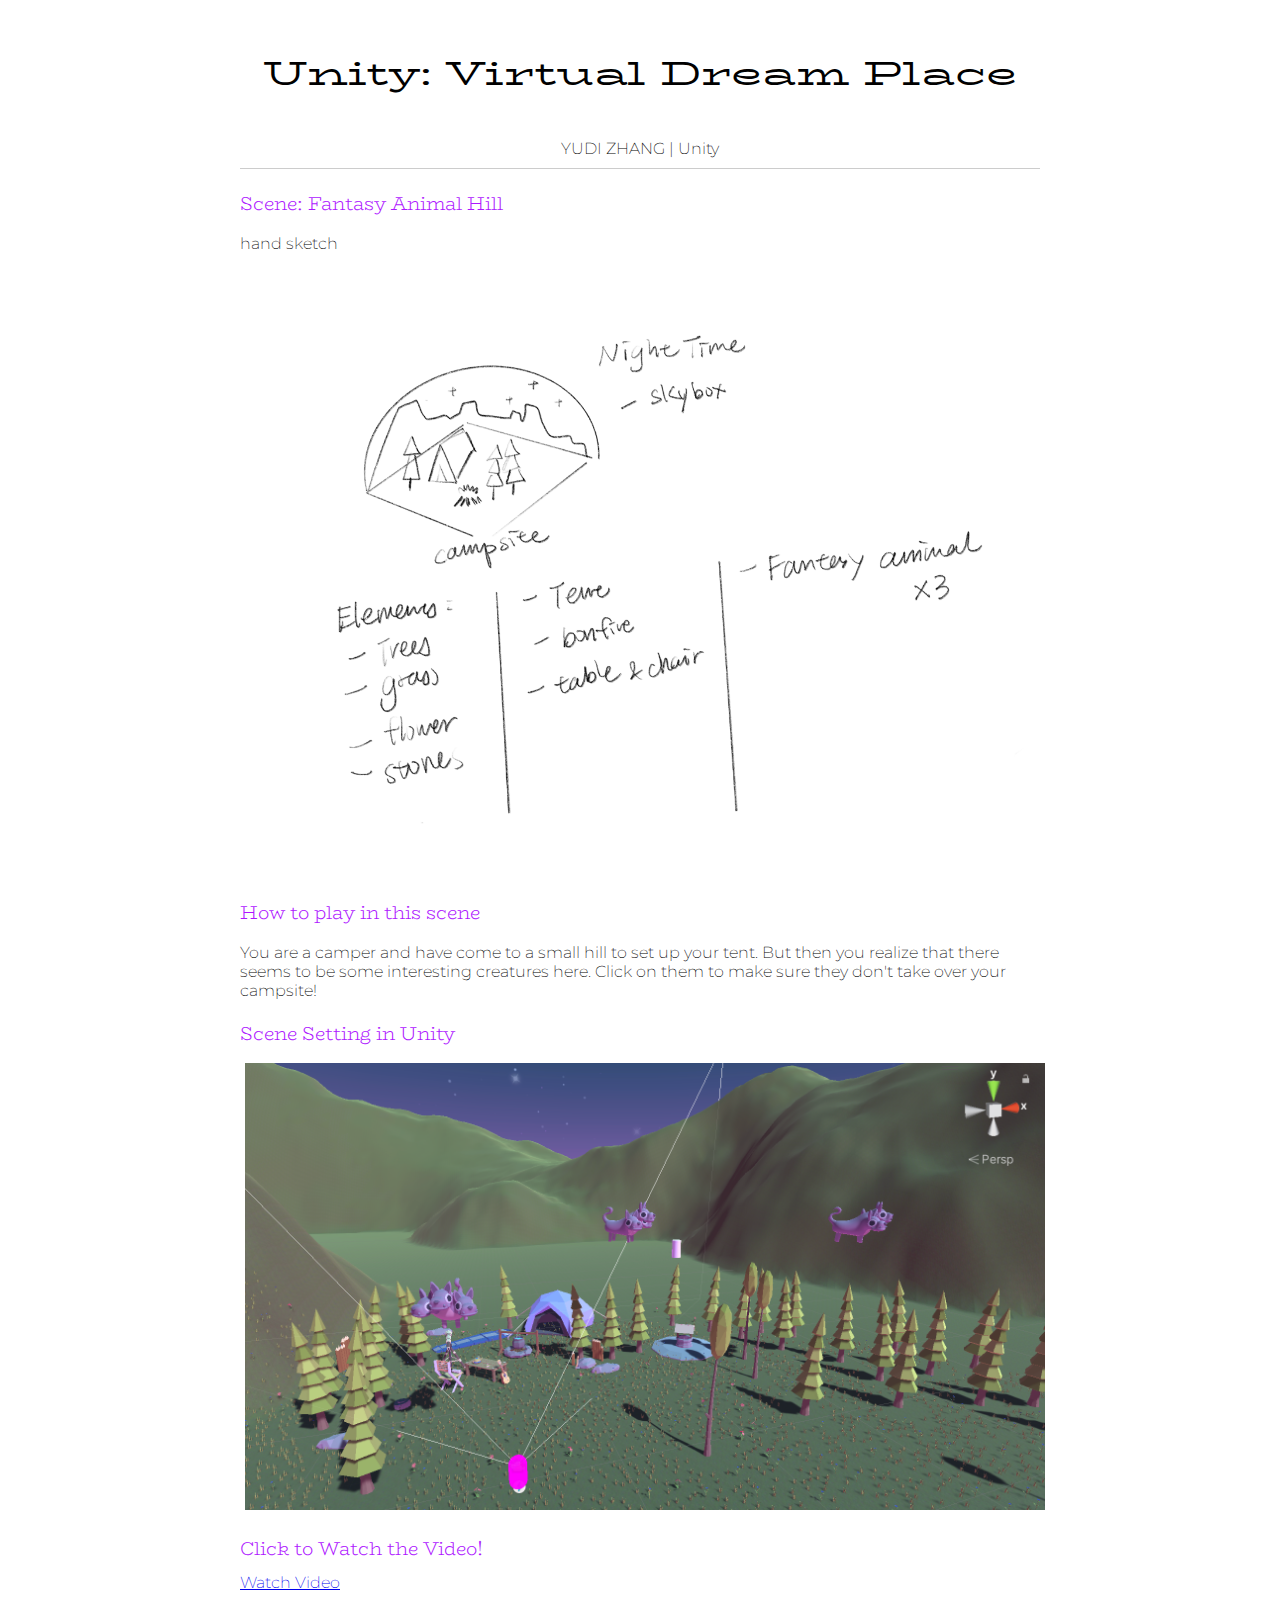
<file: project 2 - Virtual Dream Space/index.html>
<!DOCTYPE html>
<html lang="en">
<head>
    <meta charset="UTF-8">
    <meta name="viewport" content="width=device-width, initial-scale=1.0">
    <title>P2: Virtual Dream Place</title>
    <link rel="preconnect" href="https://fonts.googleapis.com">
    <link rel="preconnect" href="https://fonts.gstatic.com" crossorigin>
    <link href="https://fonts.googleapis.com/css2?family=BioRhyme+Expanded:wght@300;400&display=swap" rel="stylesheet">
    <link rel="preconnect" href="https://fonts.googleapis.com">
    <link rel="preconnect" href="https://fonts.gstatic.com" crossorigin>
    <link href="https://fonts.googleapis.com/css2?family=BioRhyme+Expanded:wght@300;400&display=swap" rel="stylesheet">
    <link rel="preconnect" href="https://fonts.googleapis.com">
    <link rel="preconnect" href="https://fonts.gstatic.com" crossorigin>
    <link href="https://fonts.googleapis.com/css2?family=BioRhyme+Expanded&family=BioRhyme:wght@300&display=swap" rel="stylesheet">
    <link rel="preconnect" href="https://fonts.googleapis.com">
    <link rel="preconnect" href="https://fonts.gstatic.com" crossorigin>
    <link href="https://fonts.googleapis.com/css2?family=Montserrat:wght@200&display=swap" rel="stylesheet">
    <style>
        .container {
        max-width: 800px; /* 设置最大宽度 */
        margin: auto; /* 居中显示 */
        padding: 20px;
        }
        .video-container {
        display: flex;
        justify-content: center;
        width: 100%; /* 视频容器占满容器宽度 */
        max-width: 800px; /* 视频容器最大宽度与.container一致 */
        margin-top: 20px; /* 图片与视频之间的间隙 */
        }
        .video-container video {
        width: 100%; /* 视频宽度占满视频容器宽度 */
        height: auto; /* 高度自动调整以保持纵横比 */
        }
        .container {
            max-width: 800px; /* 设置最大宽度 */
            margin: auto; /* 居中显示 */
            padding: 20px;
        }
        .images-container, .video-container {
            display: flex;
            justify-content: center;
            flex-wrap: wrap;
        }
        .parameter-images {
            display: flex;
            justify-content: space-around;
            width: 100%;
        }
        .parameter-images img {
            width: 100%; /* Adjust to show all four images in one row */
            height: auto; /* Maintain aspect ratio */
            margin: 5px;
        }
        .m-images {
            display: flex;
            justify-content: space-around;
            width: 100%;
        }
        .m-images img {
            width: 30%; /* Adjust to show all four images in one row */
            height: auto; /* Maintain aspect ratio */
            margin: 5px;
        }
        body {
            background-color: white;
            color: black;
            font-family: 'Montserrat', sans-serif; /* Apply sans-serif font globally */
            font-weight: 200;
        }
        h1 {
            color: black;
            font-family: 'Biorhyme Expanded', serif; /* Biorhyme font for all headings */
            font-weight: 400; /* Font weight set to 400 */
            text-align: center; /* Center align the h1 text */
        }
        h1 + p {
            text-align: center; /* Center-align the paragraph directly following h1 */
            margin-top: 40px; /* Adds spacing above the paragraph */
            margin-bottom: 20px; /* Adds spacing below the paragraph */
        }
        h3{
            color: #ae16ff;
            font-family: 'Biorhyme', serif; /* Biorhyme font for all headings */
            font-weight: 300; /* Font weight set to 300 */
        }
        h3 {
            margin-bottom: 10px;
        }
        p.designer {
            border-bottom: 1px solid #ccc; /* Adds a gray line below the paragraph */
            padding-bottom: 10px; /* Adds spacing between the text and the line */
        }
    </style>    
</head>
<body>
    <div class="container">
        <h1>Unity: Virtual Dream Place</h1>
        <p class="designer">YUDI ZHANG | Unity</p>
        <h3>Scene: Fantasy Animal Hill</h3>
        <p>hand sketch</p>
        <div class="parameter-images">
            <img src="sketch.png" alt="sketch">
        </div>
        <h3>How to play in this scene</h3>
        <p>You are a camper and have come to a small hill to set up your tent. But then you realize that there seems to be some interesting creatures here. Click on them to make sure they don't take over your campsite!</p>
     
        <h3>Scene Setting in Unity</h3>
        <div class="parameter-images">
            <img src="g.png" alt="screenshot">
        </div>
        <h3>Click to Watch the Video!</h3>
            <a href="https://drive.google.com/file/d/1_064RHKD5BB9OeCIZ2gy-XZxGbpDxcq5/view?usp=sharing" target="_blank">Watch Video</a>
       
            <p class="designer"></p>    

</body>
</html>
</file>
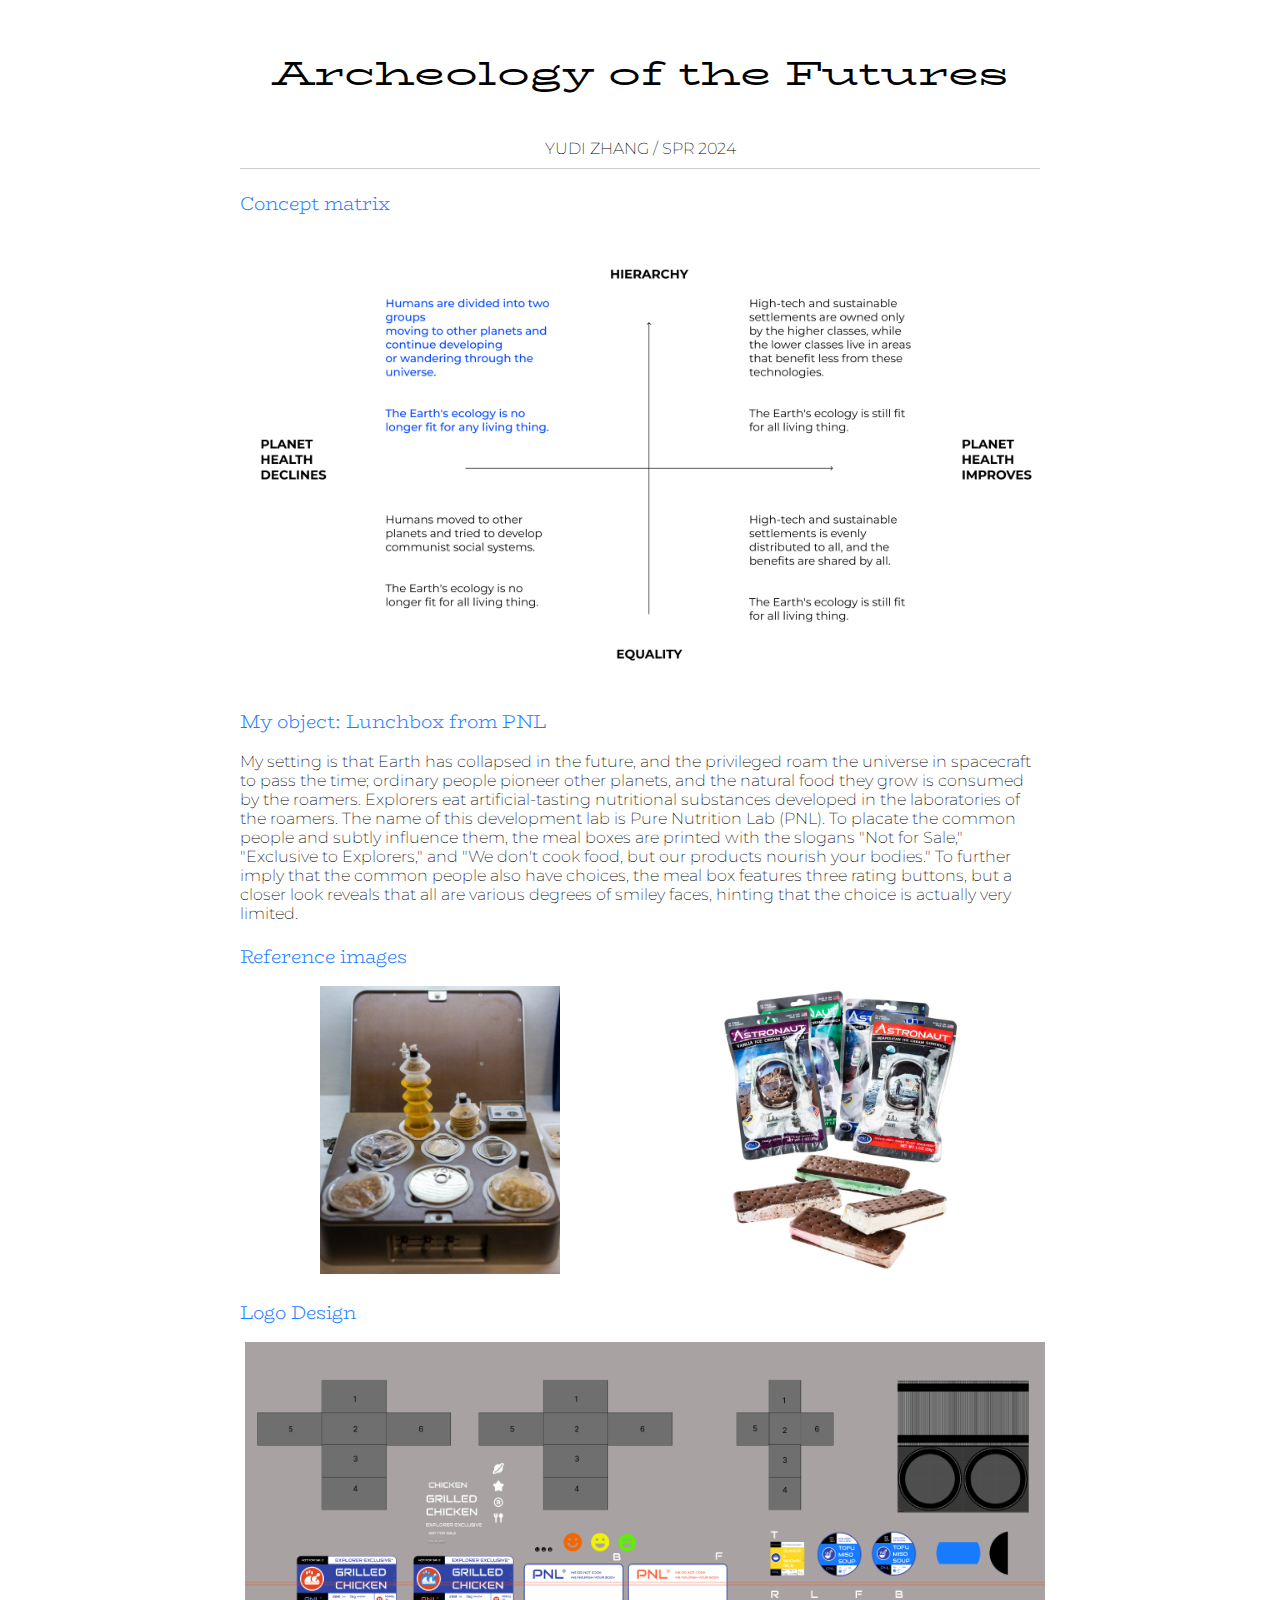
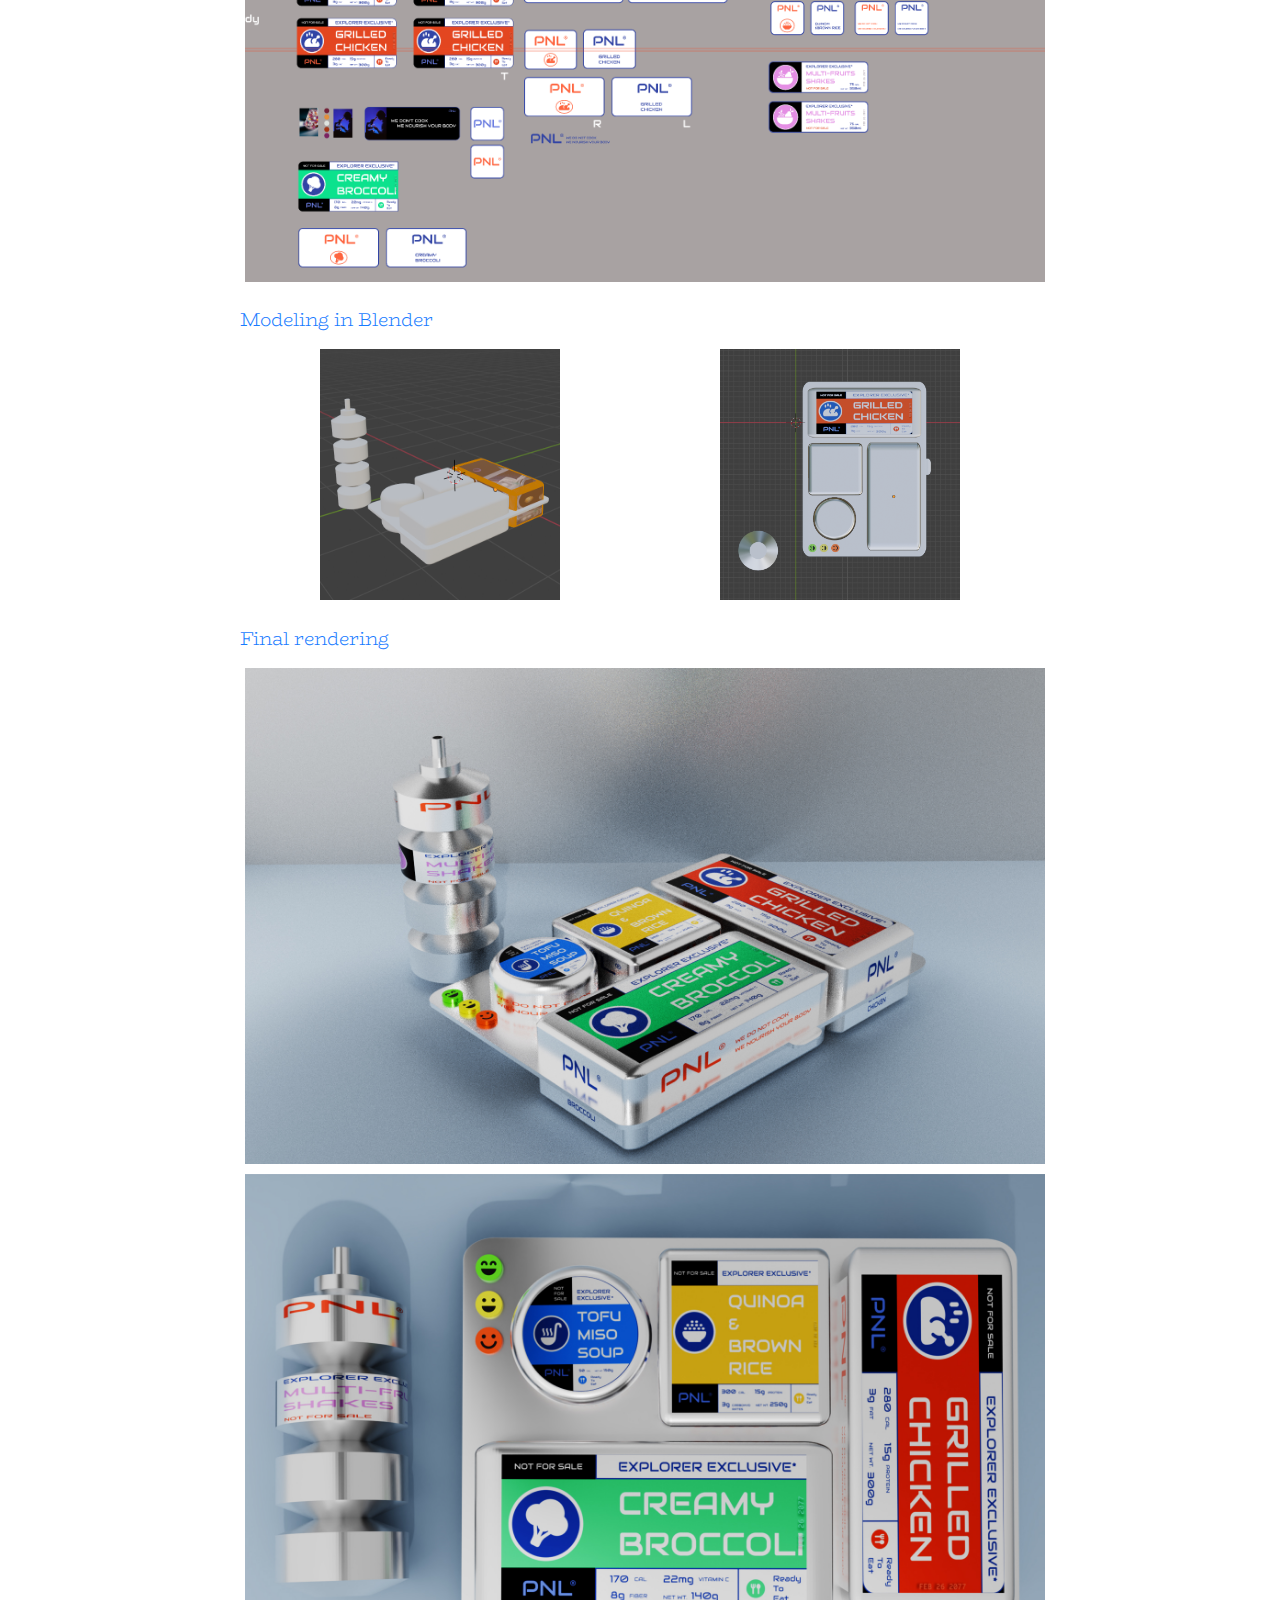
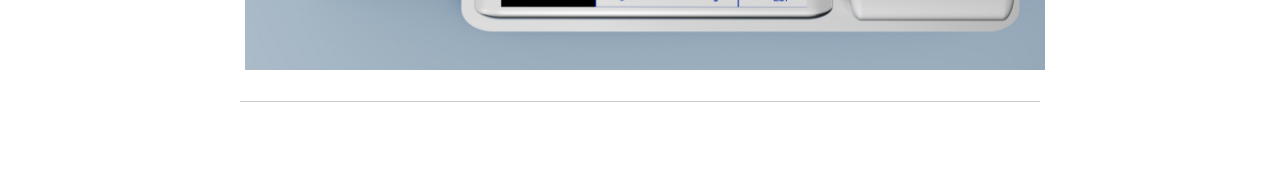
<file: project1-ArcheologyoftheFutures/index.html>
<!DOCTYPE html>
<html lang="en">
<head>
    <meta charset="UTF-8">
    <meta name="viewport" content="width=device-width, initial-scale=1.0">
    <title>TouchDesigner: Archeology of the Futures</title>
    <link rel="preconnect" href="https://fonts.googleapis.com">
    <link rel="preconnect" href="https://fonts.gstatic.com" crossorigin>
    <link href="https://fonts.googleapis.com/css2?family=BioRhyme+Expanded:wght@300;400&display=swap" rel="stylesheet">
    <link rel="preconnect" href="https://fonts.googleapis.com">
    <link rel="preconnect" href="https://fonts.gstatic.com" crossorigin>
    <link href="https://fonts.googleapis.com/css2?family=BioRhyme+Expanded:wght@300;400&display=swap" rel="stylesheet">
    <link rel="preconnect" href="https://fonts.googleapis.com">
    <link rel="preconnect" href="https://fonts.gstatic.com" crossorigin>
    <link href="https://fonts.googleapis.com/css2?family=BioRhyme+Expanded&family=BioRhyme:wght@300&display=swap" rel="stylesheet">
    <link rel="preconnect" href="https://fonts.googleapis.com">
    <link rel="preconnect" href="https://fonts.gstatic.com" crossorigin>
    <link href="https://fonts.googleapis.com/css2?family=Montserrat:wght@200&display=swap" rel="stylesheet">
    <style>
        .container {
        max-width: 800px; /* 设置最大宽度 */
        margin: auto; /* 居中显示 */
        padding: 20px;
        }
        .video-container {
        display: flex;
        justify-content: center;
        width: 100%; /* 视频容器占满容器宽度 */
        max-width: 800px; /* 视频容器最大宽度与.container一致 */
        margin-top: 20px; /* 图片与视频之间的间隙 */
        }
        .video-container video {
        width: 100%; /* 视频宽度占满视频容器宽度 */
        height: auto; /* 高度自动调整以保持纵横比 */
        }
        .container {
            max-width: 800px; /* 设置最大宽度 */
            margin: auto; /* 居中显示 */
            padding: 20px;
        }
        .images-container, .video-container {
            display: flex;
            justify-content: center;
            flex-wrap: wrap;
        }
        .parameter-images {
            display: flex;
            justify-content: space-around;
            width: 100%;
        }
        .parameter-images img {
            width: 100%; /* Adjust to show all four images in one row */
            height: auto; /* Maintain aspect ratio */
            margin: 5px;
        }
        .m-images {
            display: flex;
            justify-content: space-around;
            width: 100%;
        }
        .m-images img {
            width: 30%; /* Adjust to show all four images in one row */
            height: auto; /* Maintain aspect ratio */
            margin: 5px;
        }
        body {
            background-color: white;
            color: black;
            font-family: 'Montserrat', sans-serif; /* Apply sans-serif font globally */
            font-weight: 200;
        }
        h1 {
            color: black;
            font-family: 'Biorhyme Expanded', serif; /* Biorhyme font for all headings */
            font-weight: 400; /* Font weight set to 400 */
            text-align: center; /* Center align the h1 text */
        }
        h1 + p {
            text-align: center; /* Center-align the paragraph directly following h1 */
            margin-top: 40px; /* Adds spacing above the paragraph */
            margin-bottom: 20px; /* Adds spacing below the paragraph */
        }
        h3{
            color: #187BFF;
            font-family: 'Biorhyme', serif; /* Biorhyme font for all headings */
            font-weight: 300; /* Font weight set to 300 */
        }
        h3 {
            margin-bottom: 10px;
        }
        p.designer {
            border-bottom: 1px solid #ccc; /* Adds a gray line below the paragraph */
            padding-bottom: 10px; /* Adds spacing between the text and the line */
        }
    </style>    
</head>
<body>
    <div class="container">
        <h1>Archeology of the Futures</h1>
        <p class="designer">YUDI ZHANG / SPR 2024</p>
        <h3>Concept matrix</h3>
        <div class="parameter-images">
            <img src="matrix.jpg" alt="concept matrix">
        </div>
        <h3>My object: Lunchbox from PNL</h3>
        <p>My setting is that Earth has collapsed in the future, and the privileged roam the universe in spacecraft to pass the time; ordinary people pioneer other planets, and the natural food they grow is consumed by the roamers. Explorers eat artificial-tasting nutritional substances developed in the laboratories of the roamers.

            The name of this development lab is Pure Nutrition Lab (PNL). To placate the common people and subtly influence them, the meal boxes are printed with the slogans "Not for Sale," "Exclusive to Explorers," and "We don't cook food, but our products nourish your bodies."
            
            To further imply that the common people also have choices, the meal box features three rating buttons, but a closer look reveals that all are various degrees of smiley faces, hinting that the choice is actually very limited.</p>
        <h3>Reference images</h3>
        <div class="m-images">
            <img src="f1.png" alt="f1">
             <img src="f2.jpg" alt="f2">
        </div>
        <h3>Logo Design</h3>
        <div class="parameter-images">
            <img src="logo.png" alt="Logo design">
        </div>
        <h3>Modeling in Blender</h3>
        <div class="m-images">
            <img src="m2.png" alt="M1">
            <img src="m1.png" alt="M2">
        </div>
        <h3>Final rendering</h3>
        <div class="parameter-images">
            <img src="1.jpg" alt="B1">
        </div>
        <div class="parameter-images">
            <img src="2.jpg" alt="B2">
        </div>
        <p class="designer"></p>
    </div>
    <div class="container">

</body>
</html>
</file>
